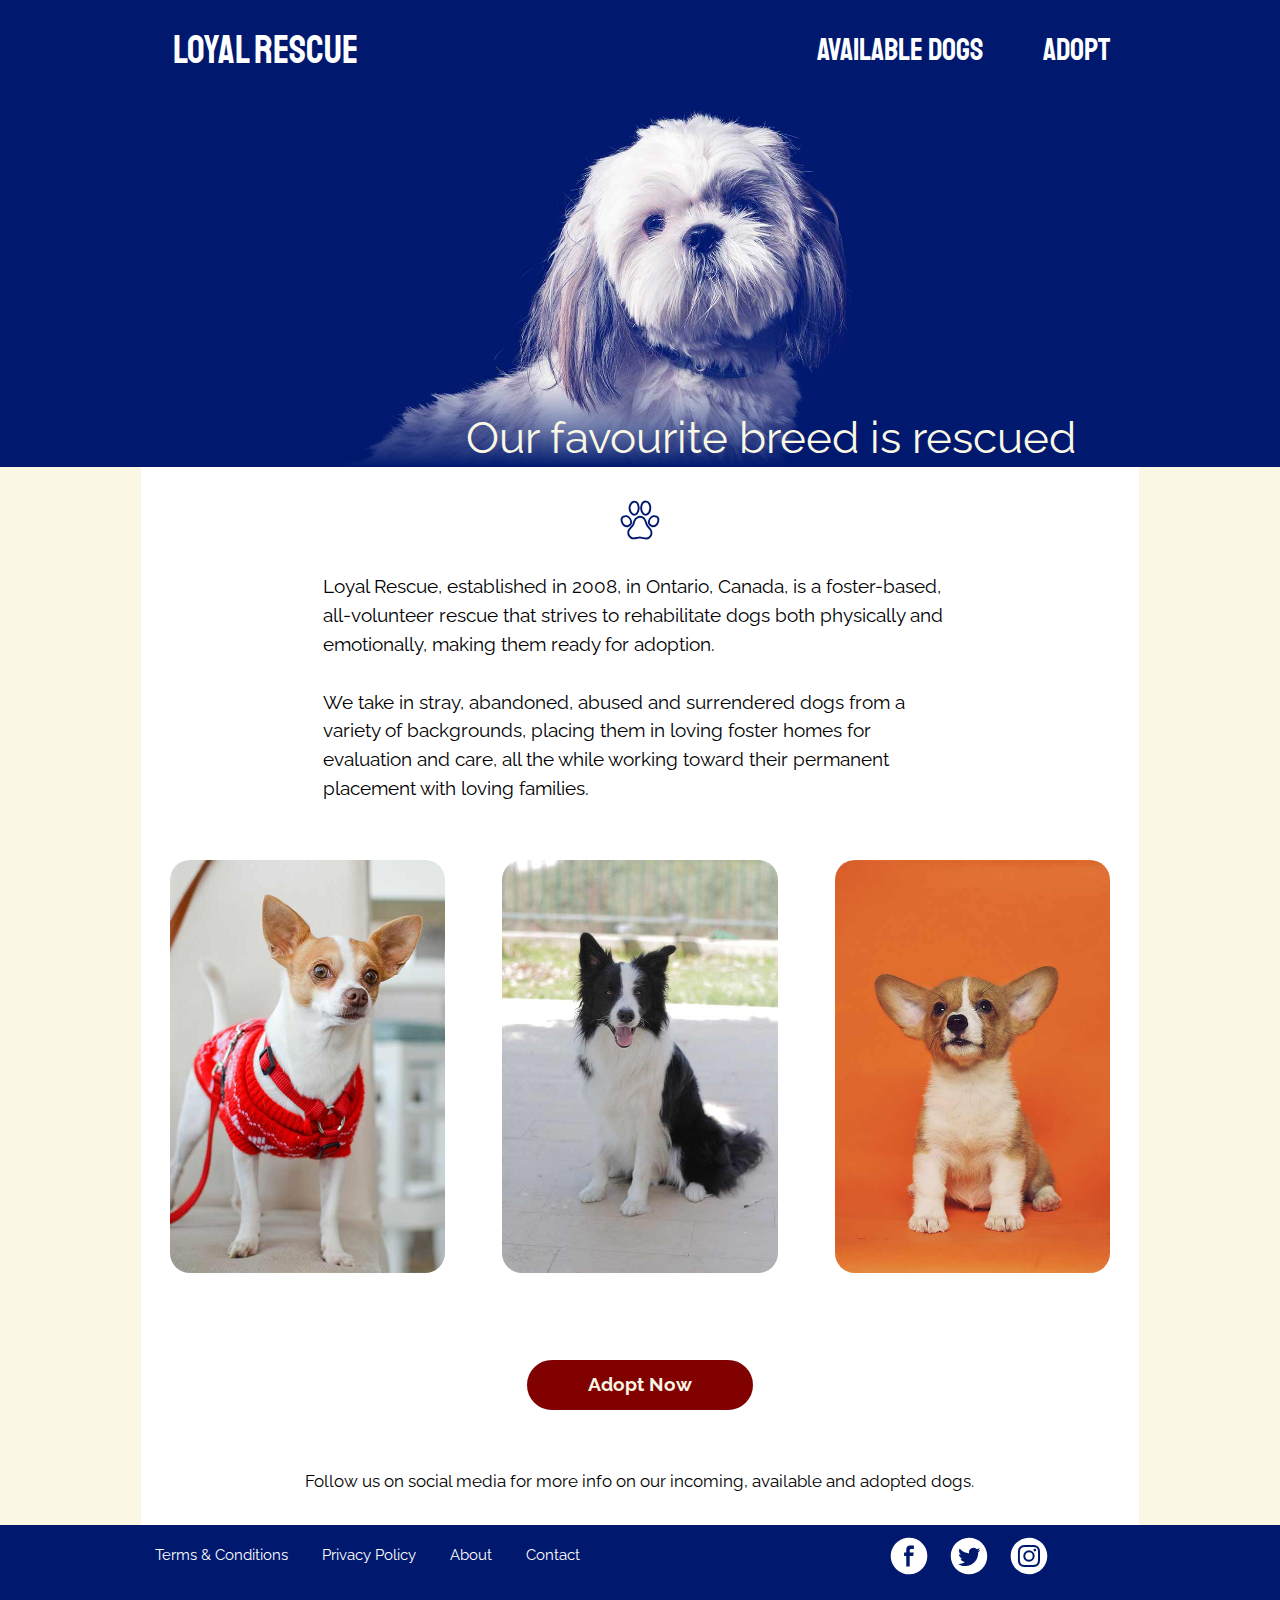
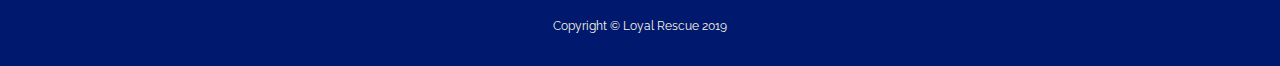
<file: index.html>
<!DOCTYPE html>
<html lang="en-ca">
<head>
  <meta charset="utf-8">
  <title>Loyal Rescue</title>
  <meta name="viewport" content="width=device-width,initial-scale=1">
  <link rel="shortcut icon" href="favicon.ico">
  <link rel="icon" type="image/png" href="favicon-196.png">
  <link href="css/modules.css" rel="stylesheet">
  <link href="css/grid.css" rel="stylesheet">
  <link href="css/type.css" rel="stylesheet">
  <link href="css/main.css" rel="stylesheet">
  <link href="https://fonts.googleapis.com/css?family=Raleway:400,400i,600|Staatliches&display=swap" rel="stylesheet">

</head>
<body>

  <ul class="skip-links">
    <li><a href="#main">Jump to main content</a></li>
    <li><a href="#nav">Jump to navigation</a></li>
  </ul>

  <header role="banner">
    <div class="grid grid-middle text-center wrapper">
      <div class="unit xs-1 m-1-3 l-1-4 island-1-4 white-nav">
        <h1 class="not-bold push-0"><a class="text-center push-0 zetta inline-block lr" href="index.html">Loyal Rescue</a></h1>
      </div>
      <div class="unit xs-1 m-2-3 l-3-4 right-nav">
        <nav role="navigation" id="nav" tabindex="0" class="header-nav">
          <ul class="list-group push-0">
            <li><a class="island block peta" href="rescues.html">Available Dogs</a></li>
            <li><a class="island block peta" href="adopt.html">Adopt</a></li>
          </ul>
        </nav>
      </div>
    </div>
  </header>

  <div class="banner-dog" role="complementary">
    <figure class="push-0 relative" role="group">
      <img src="images/banner.jpg" class="img-flex" alt="shih tzu dog">
      <figcaption class="yotta absolute text-right pin-rb push-r pad-t wrapper">Our favourite breed is rescued</figcaption>
    </figure>
  </div>

  <main role="main" id="main" tabindex="0" class="wrapper">
    <section class="grid pad-t">
      <div class="logo text-center unit xs-1 push">
        <i class="icon i-48">
          <img src="images/paw-blue.svg" alt="image of a dog">
        </i>
      </div>
      <div class="unit xs-1 m-1 l-1 max-length gutter">
        <p>Loyal Rescue, established in 2008, in Ontario, Canada, is a foster-based, all-volunteer rescue that strives to rehabilitate dogs both physically and emotionally, making them ready for adoption.</p>
        <p>We take in stray, abandoned, abused and surrendered dogs from a variety of backgrounds, placing them in loving foster homes for evaluation and care, all the while working toward their permanent placement with loving families. </p>
      </div>
      <div class="unit xs-1 m-1-3 gutter pad-t pad-b">
        <a class="hover-box block relative crop" href="rescues.html">
          <div class="embed embed-2by3">
            <img class="hover-box-img embed-item" src="images/dog-1.jpg" alt="image of a dog">
          </div>
          <div class="hover-box-caption island-1-4 w-1 absolute">
            <h2 class="not-bold tera text-center push-0">Bridgette</h2>
          </div>
        </a>
      </div>

      <div class="unit xs-1 m-1-3 gutter pad-t pad-b">
        <a class="hover-box block relative crop" href="rescues.html">
          <div class="embed embed-2by3">
            <img class="hover-box-img embed-item" src="images/dog-2.jpg" alt="image of a dog">
          </div>
          <div class="hover-box-caption island-1-4 w-1 absolute">
            <h2 class="not-bold tera text-center push-0">Harold</h2>
          </div>
        </a>
      </div>

      <div class="unit xs-1 m-1-3 gutter pad-t pad-b">
        <a class="hover-box block relative crop" href="rescues.html">
          <div class="embed embed-2by3">
            <img class="hover-box-img embed-item" src="images/dog-3.jpg" alt="image of a dog">
          </div>
          <div class="hover-box-caption island-1-4 w-1 absolute">
            <h2 class="not-bold tera text-center push-0">Bruce</h2>
          </div>
        </a>
      </div>
    </section>

    <div class="island-2 text-center">
      <a class="btn gutter-2 bold" href="adopt.html">Adopt Now</a>
    </div>

    <aside class="wrapper">
      <p class="push-0 pad-b text-center milli gutter-2">Follow us on social media for more info on our incoming, available and adopted dogs.</p>
    </aside>
  </main>

  <footer role="contentinfo" class="text-center">
    <div class="grid wrapper">
      <nav class="footer-nav unit xs-1 m-1 l-2-3">
        <ul class="list-group-inline pad-t-1-2">
          <li><a class="island-1-2 micro" href="#">Terms & Conditions</a></li>
          <li><a class="island-1-2 micro" href="#">Privacy Policy</a></li>
          <li><a class="island-1-2 micro" href="#">About</a></li>
          <li><a class="island-1-2 micro" href="#">Contact</a></li>
        </ul>
      </nav>
      <div class="unit xs-1 m-1 l-1-3 pad-t-1-4">
        <ul class="list-group-inline">
          <li>
            <a class="block push-r-1-4" href="#">
              <i class="icon i-48">
                <svg><use xlink:href="images/icons.svg#facebook"/>
                  <title>Facebook icon</title>
                </svg>
              </i>
            </a>
          </li>
          <li>
            <a class="block push-r-1-4" href="#">
              <i class="icon i-48">
                <svg><use xlink:href="images/icons.svg#twitter"/>
                  <title>Twitter icon</title>
                </svg>
              </i>
            </a>
          </li>
          <li>
            <a class="block push-r-1-4" href="#">
              <i class="icon i-48">
                <svg><use xlink:href="images/icons.svg#instagram"/>
                  <title>Instagram icon</title>
                </svg>
              </i>
            </a>
          </li>
        </ul>
      </div>
    </div>
    <div class="pad-b">
      <small class="copyright pico">Copyright © Loyal Rescue 2019</small>
    </div>
  </footer>

</body>
</html>
</file>
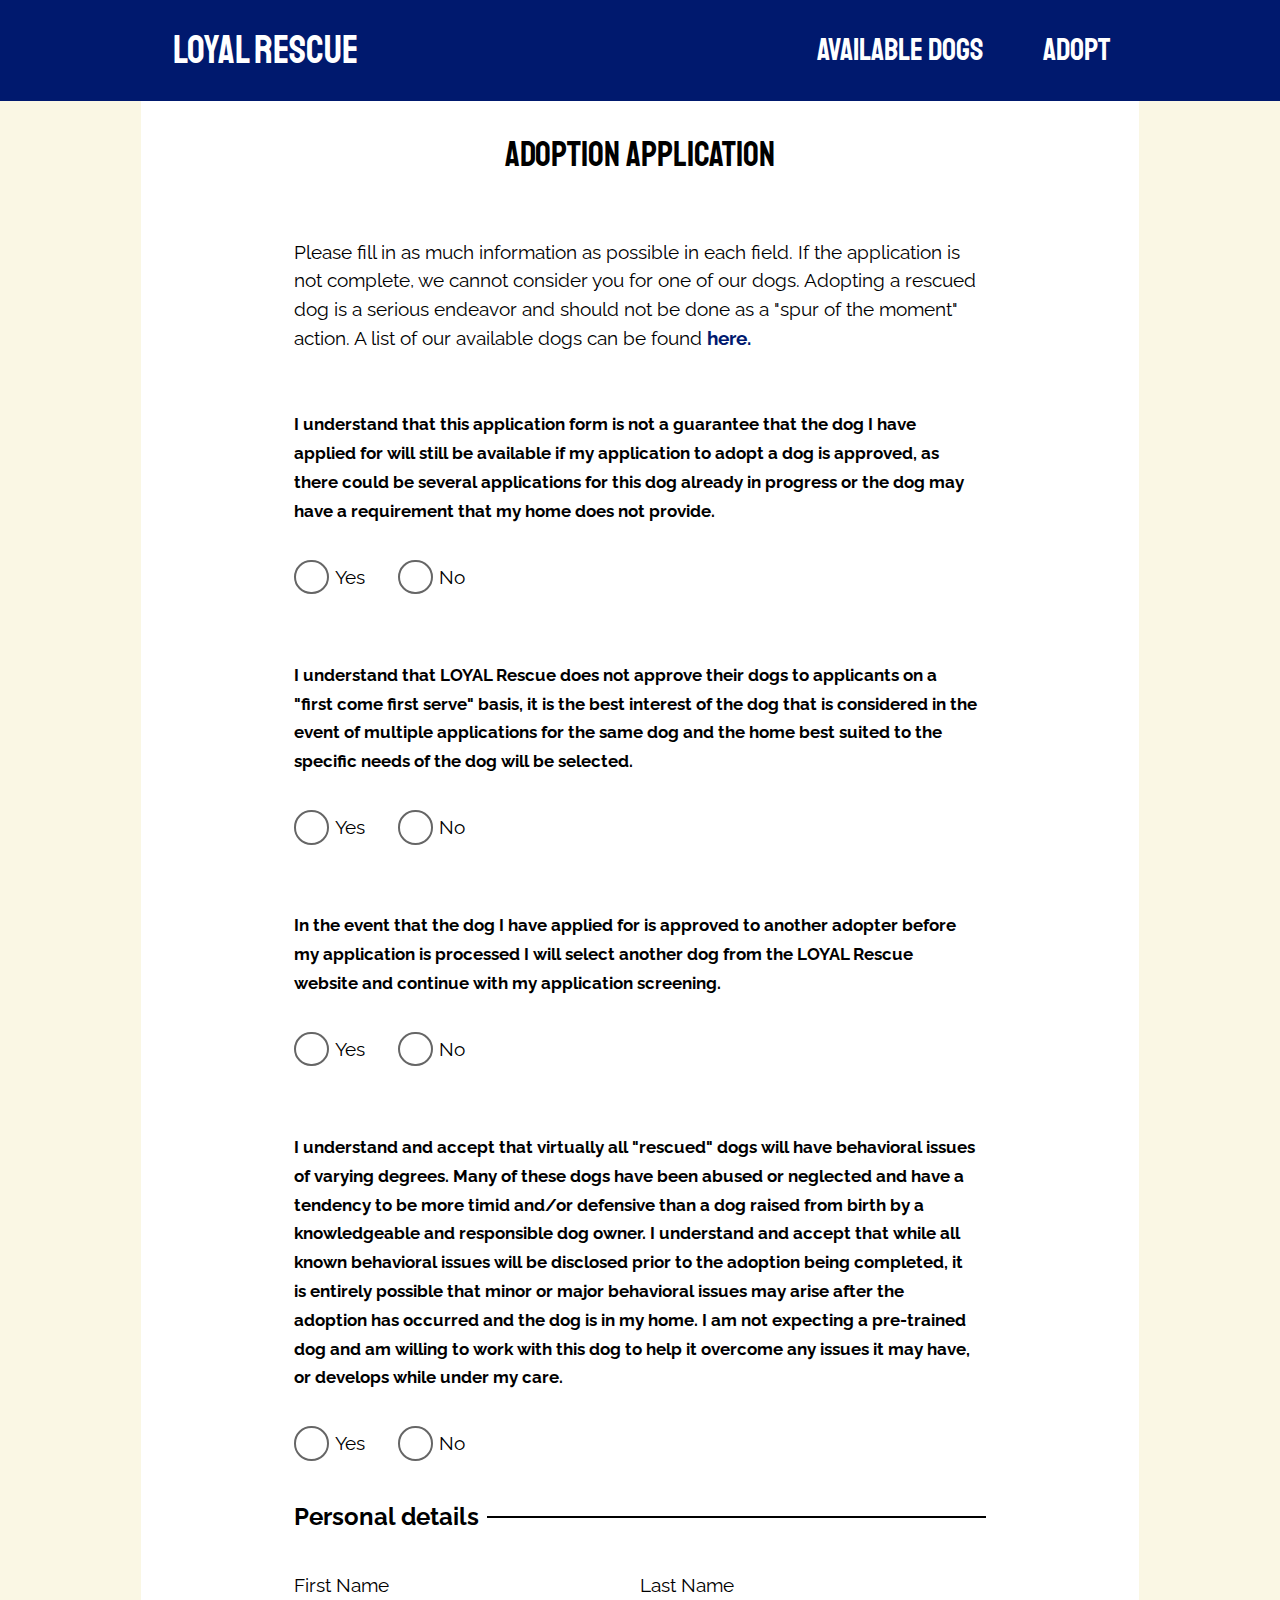
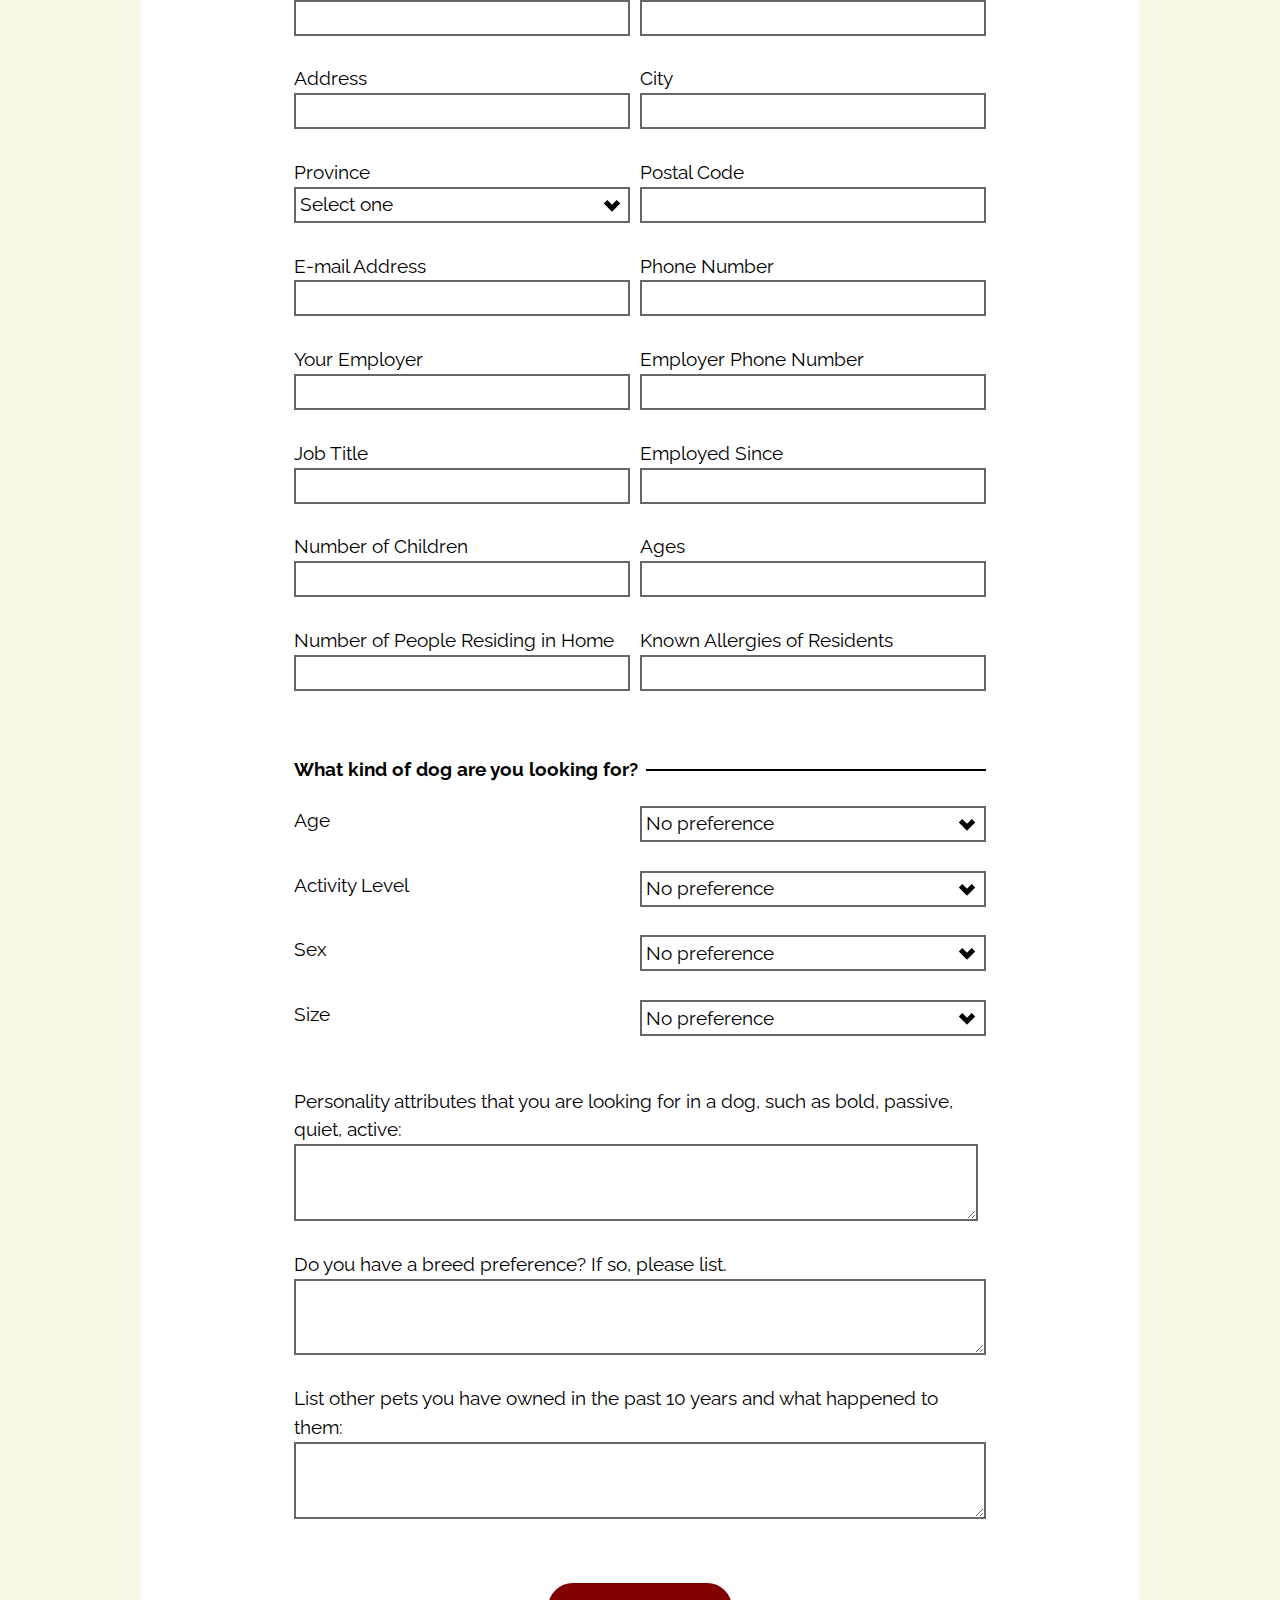
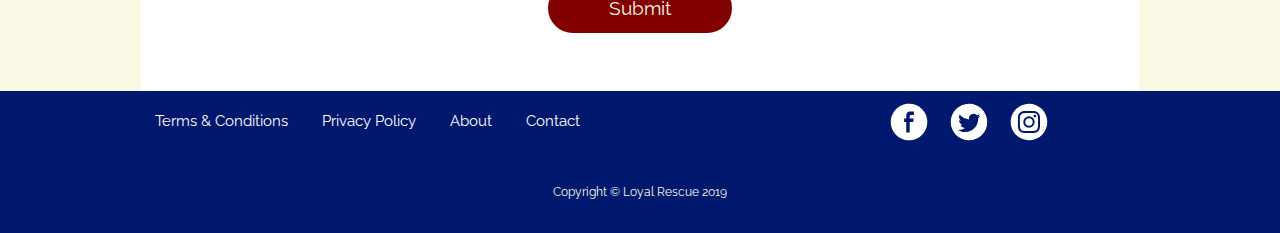
<file: adopt.html>
<!DOCTYPE html>
<html lang="en-ca">
<head>
  <meta charset="utf-8">
  <title>Adoption Application</title>
  <meta name="viewport" content="width=device-width,initial-scale=1">
  <link rel="shortcut icon" href="favicon.ico">
  <link rel="icon" type="image/png" href="favicon-196.png">
  <link href="css/modules.css" rel="stylesheet">
  <link href="css/grid.css" rel="stylesheet">
  <link href="css/type.css" rel="stylesheet">
  <link href="css/main.css" rel="stylesheet">
  <link href="https://fonts.googleapis.com/css?family=Raleway:400,400i,600|Staatliches&display=swap" rel="stylesheet">

</head>
<body>

  <ul class="skip-links">
    <li><a href="#main">Jump to main content</a></li>
    <li><a href="#nav">Jump to navigation</a></li>
  </ul>

  <header role="banner">
    <div class="grid grid-middle text-center wrapper">
      <div class="unit xs-1 m-1-3 l-1-4 island-1-4 white-nav">
        <a class="text-center push-0 zetta inline-block lr" href="index.html">Loyal Rescue</a>
      </div>
      <div class="unit xs-1 m-2-3 l-3-4 right-nav">
        <nav role="navigation" id="nav" tabindex="0" class="header-nav">
          <ul class="list-group push-0">
            <li><a class="island block peta" href="rescues.html">Available Dogs</a></li>
            <li><a class="island block peta" href="adopt.html">Adopt</a></li>
          </ul>
        </nav>
      </div>
    </div>
  </header>

  <main role="main" id="main" tabindex="0" class="wrapper gutter">
    <section>
      <h1 class="not-bold text-center pad-t">Adoption Application</h1>
      <div class="max-length pad-t">
        <p class="push-0">Please fill in as much information as possible in each field. If the application is not complete, we cannot consider you for one of our dogs. Adopting a rescued dog is a serious endeavor and should not be done as a "spur of the moment" action. A list of our available dogs can be found <a class="app-link bold" href="rescues.html">here.</a></p>
      </div>
    </section>

    <div>
      <form class="max-length pad-t" method="POST" action="https://formspree.io/powe0309@algonquinlive.com">
        <div>
          <div class="pad-t push-0">
            <fieldset>
              <legend class="xs-1 milli push">I understand that this application form is not a guarantee that the dog I have applied for will still be available if my application to adopt a dog is approved, as there could be several applications for this dog already in progress or the dog may have a requirement that my home does not provide.</legend>
              <div role="radiogroup" id="oath-1" class="push xs-1">
                <input type="radio" id="yes-1" name="agree">
                <label for="yes-1" class="push-r">Yes</label>
                <input type="radio" id="no-1" name="agree">
                <label for="no-1">No</label>
              </div>
            </fieldset>
            <fieldset>
              <legend class="xs-1 milli push">I understand that LOYAL Rescue does not approve their dogs to applicants on a "first come first serve" basis, it is the best interest of the dog that is considered in the event of multiple applications for the same dog and the home best suited to the specific needs of the dog will be selected.</legend>
              <div role="radiogroup" id="oath-2" class="push xs-1">
                <input type="radio" id="yes-2" name="agree-2" value="yes">
                <label for="yes-2" class="push-r">Yes</label>
                <input type="radio" id="no-2" name="agree-2" value="no">
                <label for="no-2">No</label>
              </div>
            </fieldset>
            <fieldset>
              <legend class="xs-1 milli push">In the event that the dog I have applied for is approved to another adopter before my application is processed I will select another dog from the LOYAL Rescue website and continue with my application screening.</legend>
              <div role="radiogroup" id="oath-3" class="push xs-1">
                <input type="radio" id="yes-3" name="agree-3" value="yes">
                <label for="yes-3" class="push-r">Yes</label>
                <input type="radio" id="no" name="agree-3" value="no">
                <label for="no">No</label>
              </div>
            </fieldset>
            <fieldset class="push-0">
              <legend class="xs-1 milli push">I understand and accept that virtually all "rescued" dogs will have behavioral issues of varying degrees. Many of these dogs have been abused or neglected and have a tendency to be more timid and/or defensive than a dog raised from birth by a knowledgeable and responsible dog owner. I understand and accept that while all known behavioral issues will be disclosed prior to the adoption being completed, it is entirely possible that minor or major behavioral issues may arise after the adoption has occurred and the dog is in my home. I am not expecting a pre-trained dog and am willing to work with this dog to help it overcome any issues it may have, or develops while under my care.</legend>
              <div role="radiogroup" id="oath-4" class="push xs-1">
                <input type="radio" id="yes-4" name="agree-4" value="yes">
                <label for="yes-4" class="push-r">Yes</label>
                <input type="radio" id="no-4" name="agree-4" value="no">
                <label for="no-4">No</label>
              </div>
            </fieldset>
          </div>
        </div>

        <div>
          <fieldset>
            <legend class="giga push">Personal details</legend>
            <div class="grid">
              <div class="push unit unit-xs-1 unit-m-1 unit-l-1-2 form-pad">
                <label for="first-name">First Name</label>
                <input id="first-name">
              </div>
              <div class="push unit unit-xs-1 unit-l-1-2">
                <label for="last-name">Last Name</label>
                <input id="last-name">
              </div>
              <div class="push unit unit-xs-1 unit-l-1-2 form-pad">
                <label for="address">Address</label>
                <input id="address">
              </div>
              <div class="push unit unit-xs-1 unit-l-1-2">
                <label for="city">City</label>
                <input id="city" required>
              </div>
              <div class="push unit unit-xs-1 unit-l-1-2 form-pad">
                <label for="prov">Province</label>
                <select id="prov">
                  <option>Select one</option>
                  <option>AB</option>
                  <option>BC</option>
                  <option>MB</option>
                  <option>NB</option>
                  <option>NL</option>
                  <option>NT</option>
                  <option>NS</option>
                  <option>NU</option>
                  <option>ON</option>
                  <option>PE</option>
                  <option>QC</option>
                  <option>SK</option>
                  <option>YT</option>
                </select>
              </div>

              <div class="push unit unit-xs-1 unit-l-1-2">
                <label for="postal">Postal Code</label>
                <input id="postal" required>
              </div>
              <div class="push unit unit-xs-1 unit-l-1-2 form-pad">
                <label for="e-mail">E-mail Address</label>
                <input type="email" id="e-mail">
              </div>
              <div class="push unit unit-xs-1 unit-l-1-2">
                <label for="phone">Phone Number</label>
                <input type="tel" id="phone">
              </div>
              <div class="push unit unit-xs-1 unit-l-1-2 form-pad">
                <label for="employ">Your Employer</label>
                <input id="employ">
              </div>
              <div class="push unit unit-xs-1 unit-l-1-2">
                <label for="employ-phone">Employer Phone Number</label>
                <input type="tel" id="employ-phone">
              </div>
              <div class="push unit unit-xs-1 unit-l-1-2 form-pad">
                <label for="job">Job Title</label>
                <input id="job">
              </div>
              <div class="push unit unit-xs-1 unit-l-1-2">
                <label for="employ-date">Employed Since</label>
                <input type="tel" id="employ-date">
              </div>
              <div class="push unit unit-xs-1 unit-l-1-2 form-pad">
                <label for="child">Number of Children</label>
                <input id="child">
              </div>
              <div class="push unit unit-xs-1 unit-l-1-2">
                <label for="child-ages">Ages</label>
                <input type="tel" id="child-ages">
              </div>
              <div class="push unit unit-xs-1 unit-l-1-2 form-pad">
                <label for="home-people">Number of People Residing in Home</label>
                <input id="home-people">
              </div>
              <div class="push unit unit-xs-1 unit-l-1-2">
                <label for="allergies">Known Allergies of Residents</label>
                <input id="allergies">
              </div>
            </div>
          </fieldset>
        </div>

        <div>
          <fieldset class="push-0">
            <legend>What kind of dog are you looking for?</legend>
            <div class="grid pad-t-1-2 pad-b-1-2">
              <div class="unit xs-1 m-1-2 push-1-4">
                <label for="dog-age">Age</label>
              </div>
              <div class="unit xs-1 s-1-2">
                <select id="dog-age">
                  <option>No preference</option>
                  <option>Baby</option>
                  <option>Puppy</option>
                  <option>Teen</option>
                  <option>Adult</option>
                  <option>Senior</option>
                </select>
              </div>
            </div>
            <div class="grid pad-t-1-2 pad-b-1-2">
              <div class="unit xs-1 m-1-2 push-1-4">
                <label for="dog-act">Activity Level</label>
              </div>
              <div class="unit xs-1 s-1-2">
                <select id="dog-act">
                  <option>No preference</option>
                  <option>Minimal</option>
                  <option>Moderate</option>
                  <option>Active</option>
                  <option>Very Active</option>
                </select>
              </div>
            </div>
            <div class="grid pad-t-1-2 pad-b-1-2">
              <div class="unit xs-1 m-1-2 push-1-4">
                <label for="dog-sex">Sex</label>
              </div>
              <div class="unit xs-1 s-1-2">
                <select id="dog-sex">
                  <option>No preference</option>
                  <option>Male</option>
                  <option>Female</option>
                </select>
              </div>
            </div>
            <div class="grid pad-t-1-2 pad-b-1-2">
              <div class="unit xs-1 m-1-2 push-1-4">
                <label for="dog-size">Size</label>
              </div>
              <div class="unit xs-1 s-1-2 push">
                <select id="dog-size">
                  <option>No preference</option>
                  <option>Toy</option>
                  <option>Small</option>
                  <option>Medium</option>
                  <option>Large</option>
                </select>
              </div>
            </div>
          </fieldset>
        </div>

        <div>
          <fieldset class="pad-t">
            <legend class="not-bold">
              <label for="message1">Personality attributes that you are looking for in a dog, such as bold, passive, quiet, active:</label>
              <textarea id="message1" name="personality" class="text-area"></textarea>
            </legend>
            <div class="push">
              <label for="message2">Do you have a breed preference? If so, please list.</label>
              <textarea id="message2" name="breed" class="text-area"></textarea>
            </div>
            <div class="push">
              <label for="message3">List other pets you have owned in the past 10 years and what happened to them:</label>
              <textarea id="message3" name="other-pets" class="text-area"></textarea>
            </div>
          </fieldset>
        </div>

        <div class="text-center pad-b-2">
          <button type="submit" class="btn gutter-2">Submit</button>
        </div>
        <input type="hidden" name="_subject" value="Adoption Application">
      </form>
    </div>
    <div class="embed embed-10by1">
      <img class="embed-item" src="images/footer-placeholder.jpg" alt="a white box">
    </div>
  </main>

  <footer role="contentinfo" class="text-center">
    <div class="grid wrapper">
      <nav class="footer-nav unit xs-1 m-1 l-2-3">
        <ul class="list-group-inline pad-t-1-2">
          <li><a class="island-1-2 micro" href="#">Terms & Conditions</a></li>
          <li><a class="island-1-2 micro" href="#">Privacy Policy</a></li>
          <li><a class="island-1-2 micro" href="#">About</a></li>
          <li><a class="island-1-2 micro" href="#">Contact</a></li>
        </ul>
      </nav>
      <div class="unit xs-1 m-1 l-1-3 pad-t-1-4">
        <ul class="list-group-inline">
          <li>
            <a class="block push-r-1-4" href="#">
              <i class="icon i-48">
                <svg><use xlink:href="images/icons.svg#facebook"/>
                  <title>Facebook icon</title>
                </svg>
              </i>
            </a>
          </li>
          <li>
            <a class="block push-r-1-4" href="#">
              <i class="icon i-48">
                <svg><use xlink:href="images/icons.svg#twitter"/>
                  <title>Twitter icon</title>
                </svg>
              </i>
            </a>
          </li>
          <li>
            <a class="block push-r-1-4" href="#">
              <i class="icon i-48">
                <svg><use xlink:href="images/icons.svg#instagram"/>
                  <title>Instagram icon</title>
                </svg>
              </i>
            </a>
          </li>
        </ul>
      </div>
    </div>
    <div class="pad-b">
      <small class="copyright pico">Copyright © Loyal Rescue 2019</small>
    </div>
  </footer>

</body>
</html>
</file>
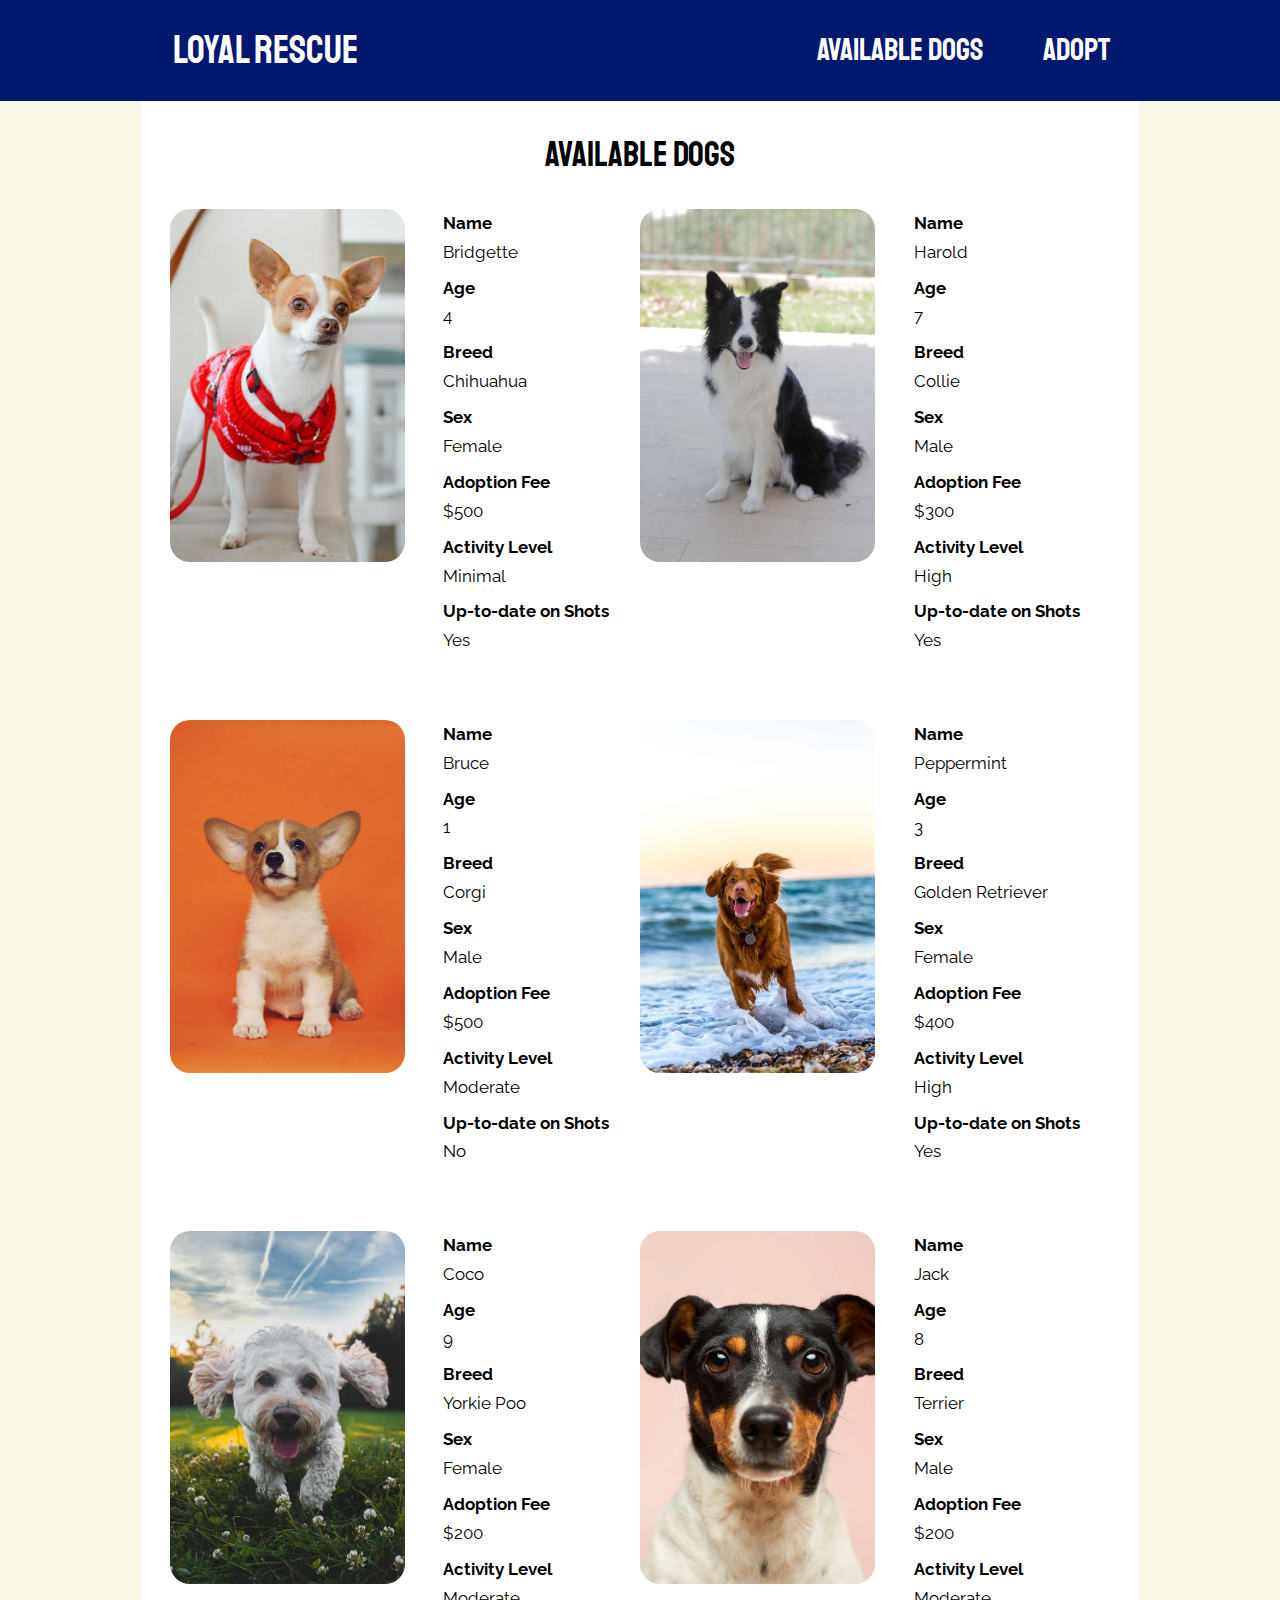
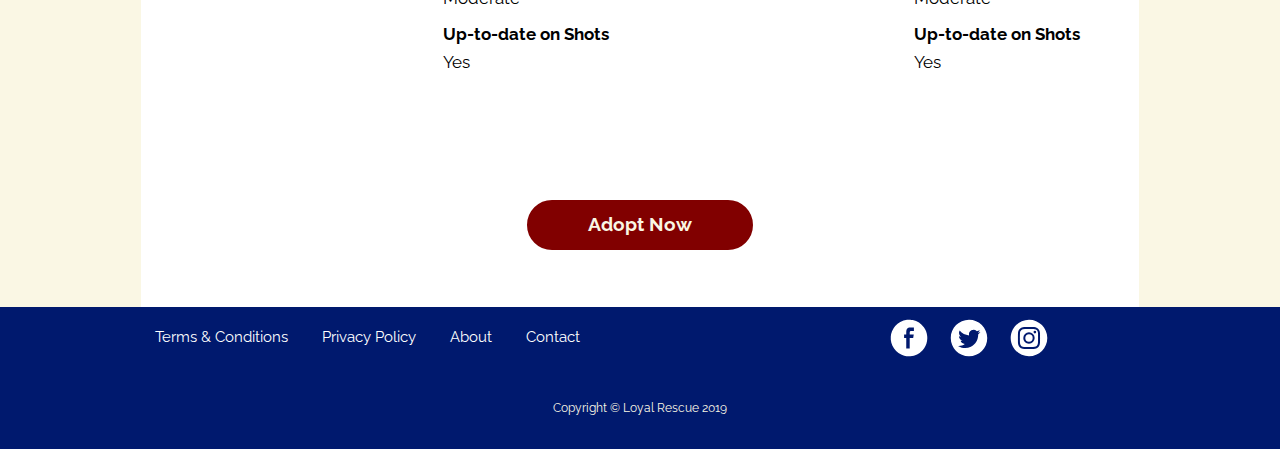
<file: rescues.html>
<!DOCTYPE html>
<html lang="en-ca">
<head>
  <meta charset="utf-8">
  <title>Available Dogs</title>
  <meta name="viewport" content="width=device-width,initial-scale=1">
  <link rel="shortcut icon" href="favicon.ico">
  <link rel="icon" type="image/png" href="favicon-196.png">
  <link href="css/modules.css" rel="stylesheet">
  <link href="css/grid.css" rel="stylesheet">
  <link href="css/type.css" rel="stylesheet">
  <link href="css/main.css" rel="stylesheet">
  <link href="https://fonts.googleapis.com/css?family=Raleway:400,400i,600|Staatliches&display=swap" rel="stylesheet">

</head>
<body>

  <ul class="skip-links">
    <li><a href="#main">Jump to main content</a></li>
    <li><a href="#nav">Jump to navigation</a></li>
  </ul>

  <header role="banner">
    <div class="grid grid-middle text-center wrapper">
      <div class="unit xs-1 m-1-3 l-1-4 island-1-4 white-nav">
        <a class="text-center push-0 zetta inline-block lr" href="index.html">Loyal Rescue</a>
      </div>
      <div class="unit xs-1 m-2-3 l-3-4 right-nav">
        <nav role="navigation" id="nav" tabindex="0" class="header-nav">
          <ul class="list-group push-0">
            <li><a class="island block peta" href="rescues.html">Available Dogs</a></li>
            <li><a class="island block peta" href="adopt.html">Adopt</a></li>
          </ul>
        </nav>
      </div>
    </div>
  </header>

  <main role="main" id="main" tabindex="0" class="wrapper">
    <section class="pad-t">
      <h1 class="text-center not-bold">Available Dogs</h1>
      <div class="grid gutter push">
        <div class="unit xs-1 m-1-2 l-1-4 push">
          <div class="embed embed-2by3">
            <img class="push-1-2 embed-item rescue-img" src="images/dog-1.jpg" alt="image of a dog">
          </div>
        </div>
        <div class="unit xs-1 m-1-2 l-1-4 rescue-desc">
          <dl class="list-group-inline">
            <dt class="bold milli">Name</dt>
            <dd class="milli push-1-4">Bridgette</dd>
            <dt class="bold milli">Age</dt>
            <dd class="milli push-1-4">4</dd>
            <dt class="bold milli">Breed</dt>
            <dd class="milli push-1-4">Chihuahua</dd>
            <dt class="bold milli">Sex</dt>
            <dd class="milli push-1-4">Female</dd>
            <dt class="bold milli">Adoption Fee</dt>
            <dd class="milli push-1-4">$500</dd>
            <dt class="bold milli">Activity Level</dt>
            <dd class="milli push-1-4">Minimal</dd>
            <dt class="bold milli">Up-to-date on Shots</dt>
            <dd class="milli push-1-4">Yes</dd>
          </dl>
        </div>
        <div class="unit xs-1 m-1-2 l-1-4 push">
          <div class="embed embed-2by3">
            <img class="push-1-2 embed-item rescue-img" src="images/dog-2.jpg" alt="image of a dog">
          </div>
        </div>
        <div class="unit xs-1 m-1-2 l-1-4 rescue-desc">
          <dl class="list-group-inline">
            <dt class="bold milli">Name</dt>
            <dd class="milli push-1-4">Harold</dd>
            <dt class="bold milli">Age</dt>
            <dd class="milli push-1-4">7</dd>
            <dt class="bold milli">Breed</dt>
            <dd class="milli push-1-4">Collie</dd>
            <dt class="bold milli">Sex</dt>
            <dd class="milli push-1-4">Male</dd>
            <dt class="bold milli">Adoption Fee</dt>
            <dd class="milli push-1-4">$300</dd>
            <dt class="bold milli">Activity Level</dt>
            <dd class="milli push-1-4">High</dd>
            <dt class="bold milli">Up-to-date on Shots</dt>
            <dd class="milli push-1-4">Yes</dd>
          </dl>
        </div>
      </div>
      <div class="grid gutter push">
        <div class="unit xs-1 m-1-2 l-1-4 push">
          <div class="embed embed-2by3">
            <img class="push-1-2 embed-item rescue-img" src="images/dog-3.jpg" alt="image of a dog">
          </div>
        </div>
        <div class="unit xs-1 m-1-2 l-1-4 rescue-desc">
          <dl class="list-group-inline">
            <dt class="bold milli">Name</dt>
            <dd class="milli push-1-4">Bruce</dd>
            <dt class="bold milli">Age</dt>
            <dd class="milli push-1-4">1</dd>
            <dt class="bold milli">Breed</dt>
            <dd class="milli push-1-4">Corgi</dd>
            <dt class="bold milli">Sex</dt>
            <dd class="milli push-1-4">Male</dd>
            <dt class="bold milli">Adoption Fee</dt>
            <dd class="milli push-1-4">$500</dd>
            <dt class="bold milli">Activity Level</dt>
            <dd class="milli push-1-4">Moderate</dd>
            <dt class="bold milli">Up-to-date on Shots</dt>
            <dd class="milli push-1-4">No</dd>
          </dl>
        </div>
        <div class="unit xs-1 m-1-2 l-1-4 push">
          <div class="embed embed-2by3">
            <img class="push-1-2 embed-item rescue-img" src="images/dog-4.jpg" alt="image of a dog">
          </div>
        </div>
        <div class="unit xs-1 m-1-2 l-1-4 rescue-desc">
          <dl class="list-group-inline">
            <dt class="bold milli">Name</dt>
            <dd class="milli push-1-4">Peppermint</dd>
            <dt class="bold milli">Age</dt>
            <dd class="milli push-1-4">3</dd>
            <dt class="bold milli">Breed</dt>
            <dd class="milli push-1-4">Golden Retriever</dd>
            <dt class="bold milli">Sex</dt>
            <dd class="milli push-1-4">Female</dd>
            <dt class="bold milli">Adoption Fee</dt>
            <dd class="milli push-1-4">$400</dd>
            <dt class="bold milli">Activity Level</dt>
            <dd class="milli push-1-4">High</dd>
            <dt class="bold milli">Up-to-date on Shots</dt>
            <dd class="milli push-1-4">Yes</dd>
          </dl>
        </div>
      </div>
      <div class="grid gutter push">
        <div class="unit xs-1 m-1-2 l-1-4 push">
          <div class="embed embed-2by3">
            <img class="push-1-2 embed-item rescue-img" src="images/dog-5.jpg" alt="image of a dog">
          </div>
        </div>
        <div class="unit xs-1 m-1-2 l-1-4 rescue-desc">
          <dl class="list-group-inline">
            <dt class="bold milli">Name</dt>
            <dd class="milli push-1-4">Coco</dd>
            <dt class="bold milli">Age</dt>
            <dd class="milli push-1-4">9</dd>
            <dt class="bold milli">Breed</dt>
            <dd class="milli push-1-4">Yorkie Poo</dd>
            <dt class="bold milli">Sex</dt>
            <dd class="milli push-1-4">Female</dd>
            <dt class="bold milli">Adoption Fee</dt>
            <dd class="milli push-1-4">$200</dd>
            <dt class="bold milli">Activity Level</dt>
            <dd class="milli push-1-4">Moderate</dd>
            <dt class="bold milli">Up-to-date on Shots</dt>
            <dd class="milli push-1-4">Yes</dd>
          </dl>
        </div>
        <div class="unit xs-1 m-1-2 l-1-4 push">
          <div class="embed embed-2by3">
            <img class="push-1-2 embed-item rescue-img" src="images/dog-6.jpg" alt="image of a dog">
          </div>
        </div>
        <div class="unit xs-1 m-1-2 l-1-4 rescue-desc">
          <dl class="list-group-inline">
            <dt class="bold milli">Name</dt>
            <dd class="milli push-1-4">Jack</dd>
            <dt class="bold milli">Age</dt>
            <dd class="milli push-1-4">8</dd>
            <dt class="bold milli">Breed</dt>
            <dd class="milli push-1-4">Terrier</dd>
            <dt class="bold milli">Sex</dt>
            <dd class="milli push-1-4">Male</dd>
            <dt class="bold milli">Adoption Fee</dt>
            <dd class="milli push-1-4">$200</dd>
            <dt class="bold milli">Activity Level</dt>
            <dd class="milli push-1-4">Moderate</dd>
            <dt class="bold milli">Up-to-date on Shots</dt>
            <dd class="milli push-1-4">Yes</dd>
          </dl>
        </div>
      </div>

      <div class="island-2 text-center">
        <a class="btn gutter-2 bold" href="adopt.html">Adopt Now</a>
      </div>
    </section>
  </main>

  <footer role="contentinfo" class="text-center">
    <div class="grid wrapper">
      <nav class="footer-nav unit xs-1 m-1 l-2-3">
        <ul class="list-group-inline pad-t-1-2">
          <li><a class="island-1-2 micro" href="#">Terms & Conditions</a></li>
          <li><a class="island-1-2 micro" href="#">Privacy Policy</a></li>
          <li><a class="island-1-2 micro" href="#">About</a></li>
          <li><a class="island-1-2 micro" href="#">Contact</a></li>
        </ul>
      </nav>
      <div class="unit xs-1 m-1 l-1-3 pad-t-1-4">
        <ul class="list-group-inline">
          <li>
            <a class="block push-r-1-4" href="#">
              <i class="icon i-48">
                <svg><use xlink:href="images/icons.svg#facebook"/>
                  <title>Facebook icon</title>
                </svg>
              </i>
            </a>
          </li>
          <li>
            <a class="block push-r-1-4" href="#">
              <i class="icon i-48">
                <svg><use xlink:href="images/icons.svg#twitter"/>
                  <title>Twitter icon</title>
                </svg>
              </i>
            </a>
          </li>
          <li>
            <a class="block push-r-1-4" href="#">
              <i class="icon i-48">
                <svg><use xlink:href="images/icons.svg#instagram"/>
                  <title>Instagram icon</title>
                </svg>
              </i>
            </a>
          </li>
        </ul>
      </div>
    </div>
    <div class="pad-b">
      <small class="copyright pico">Copyright © Loyal Rescue 2019</small>
    </div>
  </footer>

</body>
</html>
</file>
<file: css/modules.css>
/*
 * Modulifier || Code released under the UNLICENSE
 * Code under other copyrights & licenses listed below.
 * https://modulifier.web-dev.tools/#responsive;images;list-group;embed;media-object;icons;hidden;positioning;nice-lists;forms;buttons;accessibility;print
 */

@-moz-viewport { width: device-width; scale: 1; }
@-ms-viewport { width: device-width; scale: 1; }
@-o-viewport { width: device-width; scale: 1; }
@-webkit-viewport { width: device-width; scale: 1; }
@viewport { width: device-width; scale: 1; }

html {
  box-sizing: border-box;
  -moz-text-size-adjust: 100%;
  -ms-text-size-adjust: 100%;
  -webkit-text-size-adjust: 100%;
  text-size-adjust: 100%;
}

*, *::before, *::after {
  box-sizing: inherit;
}

body {
  margin: 0;
}

article,
aside,
details,
figcaption,
figure,
footer,
header,
main,
menu,
nav,
section,
summary {
  display: block;
}

audio,
canvas,
progress,
video {
  display: inline-block;
  vertical-align: baseline;
}

template {
  display: none;
}

details {
  cursor: pointer;
}

audio:not([controls]) {
  display: none;
  height: 0;
}

a,
area,
button,
input,
label,
select,
textarea,
[tabindex] {
  -ms-touch-action: manipulation;
  touch-action: manipulation;
}

img {
  border: 0;
}

.img-flex,
.img-flex img {
  display: block;
  width: 100%;
}

svg {
  fill: currentColor;
}

svg:not(:root) {
  overflow: hidden;
}

svg.img-flex {
  width: 100%;
  height: 100%;
}

.image-replacement, .ir {
  overflow: hidden;
  direction: ltr;
  text-align: left;
  text-indent: 100%;
  white-space: nowrap;
}

.list-group, .list-group-inline, .list-group--inline {
  padding-left: 0;
  list-style-type: none;
}

.list-group > dd {
  margin-left: 0;
}

.list-group-inline::before,
.list-group-inline::after,
.list-group--inline::before,
.list-group--inline::after {
  content: "";
  display: table;
}

.list-group-inline::after,
.list-group--inline::after {
  clear: both;
}

.list-group-inline > li,
.list-group--inline > li {
  display: inline-block;
}

.list-group-inline > dt,
.list-group--inline > dt {
  clear: left;
  float: left;
  width: 11em;
}

.list-group-inline > dd,
.list-group--inline > dd {
  float: left;
  min-width: 12em;
}

.embed {
  margin-left: 0;
  margin-right: 0;
  overflow: hidden;
  position: relative;
  width: 100%;
}

.embed-1by1, .embed--1by1 {
  padding-top: 100%; /* Square */
}

.embed-4by3, .embed--4by3 {
  padding-top: 75%; /* Traditional TV/computer screens */
}

.embed-iso216, .embed--iso216 {
  padding-top: 70.92%; /* A-standard paper sizes */
}

.embed-3by2, .embed--3by2 {
  padding-top: 66.6%; /* Classic 35 mm film & most digital photos, landscape */
}

.embed-2by3, .embed--2by3 {
  padding-top: 150%; /* Classic 35 mm film & most digital photos, portrait */
}

.embed-golden, .embed--golden {
  padding-top: 61.8%; /* The Golden Ratio */
}

.embed-16by9, .embed--16by9 {
  padding-top: 56.25%; /* HD TV */
}

.embed-185by100, .embed--185by100 {
  padding-top: 54.05%; /* Common widescreen cinema */
}

.embed-24by10, .embed--24by10 {
  padding-top: 41.667%; /* Widescreen cinema: 2.4:1 */
}

.embed-3by1, .embed--3by1 {
  padding-top: 33.3333%; /* Panorama photos */
}

.embed-4by1, .embed--4by1 {
  padding-top: 25%; /* Polyvision */
}

.embed-5by1, .embed--5by1 {
  padding-top: 20%; /* Really wide... */
}

.embed-item, .embed__item {
  min-height: 100%;
  left: 0;
  position: absolute;
  top: 0;
  width: 100%;
}

.media {
  overflow: hidden;
}

.media-img, .media__img {
  float: left;
}

.media-img-reversed, .media__img--reversed {
  float: right;
}

.media-img-stacked, .media__img--stacked {
  float: none;
}

.media-body, .media__body {
  overflow: hidden;
  min-width: 12em; /* Slightly less than 200px, responsiveness built in */
}

.icon {
  display: inline-block;
  position: relative;
  background: transparent none no-repeat center center;
  background-size: contain;
  vertical-align: middle;
}

.i-16, .i--16 {
  height: 16px;
  width: 16px;
}

.i-18, .i--18 {
  height: 18px;
  width: 18px;
}

.i-20, .i--20 {
  height: 20px;
  width: 20px;
}

.i-24, .i--24 {
  height: 24px;
  width: 24px;
}

.i-32, .i--32 {
  height: 32px;
  width: 32px;
}

.i-48, .i--48 {
  height: 48px;
  width: 48px;
}

.i-64, .i--64 {
  height: 64px;
  width: 64px;
}

.i-96, .i--96 {
  height: 96px;
  width: 96px;
}

.i-128, .i--128 {
  height: 128px;
  width: 128px;
}

.i-192, .i--192 {
  height: 192px;
  width: 192px;
}

.i-256, .i--256 {
  height: 256px;
  width: 256px;
}

.icon img,
.icon svg {
  left: 0;
  height: 100%;
  position: absolute;
  top: 0;
  width: 100%;
  fill: currentColor;
}

.icon-label {
  vertical-align: middle;
}

.icon-link,
.icon-link:focus,
.icon-link:hover {
  text-decoration: none;
}

[hidden], .hidden {
  /* stylelint-disable declaration-no-important */
  display: none !important;
  visibility: hidden !important;
  /* stylelint-enable */
}

.visually-hidden {
  height: 1px;
  margin: -1px;
  overflow: hidden;
  padding: 0;
  position: absolute;
  width: 1px;
  border: 0;
  clip: rect(0 0 0 0);
  clip-path: inset(50%);
}

.visually-hidden.focusable:active, .visually-hidden.focusable:focus {
  height: auto;
  margin: 0;
  overflow: visible;
  position: static;
  width: auto;
  clip: auto;
  clip-path: none;
}

.invisible {
  visibility: hidden;
}

.chop,
.crop {
  overflow: hidden;
}

.truncate {
  max-width: 100%;
  overflow: hidden;
  width: 100%;
  text-overflow: ellipsis;
  white-space: nowrap;
}

.scrollable {
  max-width: 100%;
  overflow-x: auto;
  overflow-y: hidden;
  -webkit-overflow-scrolling: touch;
}

.flex-row {
  display: -webkit-flex;
  display: -ms-flexbox;
  display: flex;
}

.flex-justify {
  -webkit-justify-content: space-between;
  -ms-flex-pack: space-between;
  justify-content: space-between;
}

.flex-align-center {
  -webkit-align-items: center;
  -ms-flex-align: center;
  align-items: center;
}

.center-text,
.center-flow {
  text-align: center;
}

.center-block {
  margin-left: auto;
  margin-right: auto;
}

.no-auto-margins,
.not-centered {
  /* stylelint-disable declaration-no-important */
  margin-left: 0 !important;
  margin-right: 0 !important;
  /* stylelint-enable */
}

.center-content,
.center-content-vertical,
.center-contents,
.center-contents-vertical {
  display: -webkit-flex;
  display: -ms-flexbox;
  display: flex;
  -webkit-justify-content: center;
  -ms-flex-pack: center;
  justify-content: center;
  -webkit-align-items: center;
  -ms-flex-align: center;
  align-items: center;
  -webkit-align-content: center;
  -ms-flex-line-pack: center;
  align-content: center;
  -webkit-flex-direction: column wrap;
  -ms-flex-direction: column wrap;
  flex-flow: column wrap;
}

.center-content-start,
.center-content-vertical-start,
.center-contents-start,
.center-contents-vertical-start {
  display: -webkit-flex;
  display: -ms-flexbox;
  display: flex;
  -webkit-justify-content: center;
  -ms-flex-pack: center;
  justify-content: center;
  -webkit-flex-direction: column wrap;
  -ms-flex-direction: column wrap;
  flex-flow: column wrap;
}

.center-content-horizontal,
.center-contents-horizontal {
  display: -webkit-flex;
  display: -ms-flexbox;
  display: flex;
  -webkit-justify-content: center;
  -ms-flex-pack: center;
  justify-content: center;
  -webkit-align-items: center;
  -ms-flex-align: center;
  align-items: center;
  -webkit-align-content: center;
  -ms-flex-line-pack: center;
  align-content: center;
  -webkit-flex-direction: row wrap;
  -ms-flex-direction: row wrap;
  flex-flow: row wrap;
}

.clearfix::after {
  content: " ";
  display: block;
  clear: both;
}

.left {
  float: left;
}

.right {
  float: right;
}

.inline {
  display: inline;
}

.block {
  display: block;
}

.inline-block, .ib {
  display: inline-block;
}

.valign-top {
  vertical-align: top;
}

.valign-bottom {
  vertical-align: bottom;
}

.valign-middle {
  vertical-align: middle;
}

.fixed {
  position: fixed;
}

.relative {
  position: relative;
}

[class*="pin-"],
.absolute {
  position: absolute;
}

.static {
  position: static;
}

.zindex-1 {
  z-index: 1;
}

.zindex-2 {
  z-index: 2;
}

.zindex-3 {
  z-index: 3;
}

.zindex-1000 {
  z-index: 1000;
}

.pin-top-left,
.pin-left-top,
.pin-tl,
.pin-lt {
  top: 0;
  left: 0;
}

.pin-top-right,
.pin-right-top,
.pin-tr,
.pin-rt {
  top: 0;
  right: 0;
}

.pin-bottom-left,
.pin-left-bottom,
.pin-bl,
.pin-lb {
  bottom: 0;
  left: 0;
}

.pin-bottom-right,
.pin-right-bottom,
.pin-br,
.pin-rb {
  bottom: 0;
  right: 0;
}

.pin-top-center,
.pin-center-top,
.pin-tc,
.pin-ct {
  left: 50%;
  top: 0;
  transform: translateX(-50%);
}

.pin-bottom-center,
.pin-center-bottom,
.pin-bc,
.pin-cb {
  bottom: 0;
  left: 50%;
  transform: translateX(-50%);
}

.pin-center-left,
.pin-left-center,
.pin-cl,
.pin-lc {
  left: 0;
  top: 50%;
  transform: translateY(-50%);
}

.pin-center-right,
.pin-right-center,
.pin-cr,
.pin-rc {
  right: 0;
  top: 50%;
  transform: translateY(-50%);
}

.pin-center, .pin-c {
  left: 50%;
  top: 50%;
  transform: translate(-50%, -50%);
}

.width-quarter, .w-1-4 {
  width: 25%;
}

.width-half, .w-1-2 {
  width: 50%;
}

.width-full, .w-1 {
  width: 100%;
}

.height-quarter, .h-1-4 {
  height: 25%;
}

.height-half, .h-1-2 {
  height: 50%;
}

.height-full, .h-1 {
  height: 100%;
}

.height-win-quarter, .h-w-1-4 {
  height: 25vh;
  max-height: 46em;
}

.height-win-half, .h-w-1-2 {
  height: 50vh;
  max-height: 46em;
}

.height-win-full, .h-w-1 {
  height: 100vh;
  max-height: 46em;
}

ul {
  list-style-type: none;
}

ul > li::before {
  content: "·";
  float: left;
  margin-left: -1.6em;
  width: 1.3em;
  text-align: right;
}

ol {
  counter-reset: ol-simple-numbers;
  list-style-type: none;
}

ol > li::before {
  float: left;
  margin-left: -1.6em;
  width: 1.3em;
  counter-increment: ol-simple-numbers;
  content: counter(ol-simple-numbers);
  text-align: right;
}

.list-group > li::before,
.list-group-inline > li::before,
.list-group--inline > li::before {
  content: none;
}

/* stylelint-disable no-descending-specificity */

/*
 * (c) Nicolas Gallagher and Jonathan Neal of Normalize.css || MIT License
 *     https://necolas.github.io/normalize.css/
 */

button,
input,
optgroup,
select,
textarea {
  color: inherit;
  font: inherit;
  margin: 0;
}

button,
input {
  overflow: visible;
}

button,
select {
  text-transform: none;
}

button,
html [type="button"],
[type="reset"],
[type="submit"] {
  -webkit-appearance: button;
  cursor: pointer;
}

button[disabled],
html input[disabled] {
  cursor: default;
}

button::-moz-focus-inner,
input::-moz-focus-inner {
  border: 0;
  padding: 0;
}

[type="checkbox"],
[type="radio"] {
  opacity: 0;
  position: absolute;
  height: 1px;
  width: 1px;
}

[type="number"]::-webkit-inner-spin-button,
[type="number"]::-webkit-outer-spin-button {
  height: auto;
}

[type="search"]::-webkit-search-cancel-button,
[type="search"]::-webkit-search-decoration {
  -webkit-appearance: none;
}

fieldset {
  padding-left: 0;
  padding-right: 0;

  border: 0;
  border-top: 2px solid #666;
}

legend {
  color: inherit;
  display: table;
  max-width: 100%;
  padding: 0 .3em 0 0;
  white-space: normal;

  border: 0;

  font-weight: bold;
}

optgroup {
  font-weight: bold;
}

::-webkit-input-placeholder {
  color: inherit;
  opacity: .54;
}

::-webkit-file-upload-button {
  -webkit-appearance: button;
  font: inherit;
}

/* End Normalize.css code */

label,
.label-block {
  display: block;
  cursor: pointer;
}

[type="checkbox"] + label,
[type="radio"] + label,
.label-inline {
  display: inline-block;
}

input:not([type]),
[type="text"],
[type="number"],
[type="search"],
[type="url"],
[type="email"],
[type="password"],
[type="tel"],
[type="datetime-local"],
[type="month"],
[type="week"],
[type="date"],
[type="time"],
[type="range"],
select,
textarea {
  -moz-appearance: none;
  -webkit-appearance: none;
  appearance: none;
}

input,
textarea {
  display: block;
  width: 100%;

  background-color: #fff;
  border: 2px solid #666;
  border-radius: 0;
}

label {
  vertical-align: middle;
}

textarea {
  max-width: 100%;
  min-height: 4em;
  overflow: auto;
}

[type="color"] {
  display: inline-block;
  width: 2em;
}

select {
  display: block;
  width: 100%;

  background-image: url("data:image/svg+xml,%3Csvg xmlns='http://www.w3.org/2000/svg' width='256' height='256' viewBox='0 0 256 256'%3E%3Cpath fill='none' stroke='%23000' stroke-miterlimit='10' stroke-width='70' d='M36.3 82.1l91.9 91.8 91.5-91.8'/%3E%3C/svg%3E");
  background-repeat: no-repeat;
  background-position: calc(100% - .4em) center;
  background-size: 18px auto;
  background-color: #fff;
  border: 2px solid #666;
  border-radius: 0;
}

[type="checkbox"] + label::before {
  content: " ";
  display: inline-block;
  height: 1.8em;
  margin-right: .3em;
  position: relative;
  vertical-align: middle;
  top: -.1em;
  width: 1.8em;

  background-color: #fff;
  background-size: cover;
  border: 2px solid #666;

  line-height: inherit;
}

[type="checkbox"]:checked + label::before {
  background-image: url("data:image/svg+xml,%3Csvg xmlns='http://www.w3.org/2000/svg' width='256' height='256' viewBox='0 0 256 256'%3E%3Cpath fill='none' stroke='%23000' stroke-miterlimit='10' stroke-width='50' d='M49.9 130.1l50.8 50.7L206.1 75.2'/%3E%3C/svg%3E");
}

[type="checkbox"]:focus + label::before {
  outline: 3px solid #000;
  z-index: 1000;
}

[type="radio"] + label::before {
  content: " ";
  display: inline-block;
  height: 1.8em;
  margin-right: .3em;
  position: relative;
  vertical-align: middle;
  top: -.1em;
  width: 1.8em;

  background-color: #fff;
  background-size: cover;
  border: 2px solid #666;
  border-radius: 50%;

  line-height: inherit;
}

[type="radio"]:checked + label::before {
  background-image: url("data:image/svg+xml,%3Csvg xmlns='http://www.w3.org/2000/svg' width='256' height='256' viewBox='0 0 256 256'%3E%3Ccircle cx='128' cy='128' r='70.4'/%3E%3C/svg%3E");
}

[type="radio"]:focus + label::before,
[type="radio"] + label:focus::before {
  box-shadow: 0 0 0 3px #000;
  z-index: 1000;
}

[type="range"] {
  border: 0;
  background-color: #fff;
}

[type="range"]::-webkit-slider-runnable-track {
  height: 6px;

  -webkit-appearance: none;
  appearance: none;
  background-color: #ccc;
  border: 0;
  border-radius: 3px;
}

[type="range"]:active::-webkit-slider-runnable-track {
  background-color: #ccc;
}

[type="range"]::-moz-range-track {
  height: 6px;

  -moz-appearance: none;
  appearance: none;
  background-color: #ccc;
  border: 0;
  border-radius: 3px;
}

[type="range"]:active::-moz-range-track {
  background-color: #ccc;
}

[type="range"]::-ms-track {
  height: 6px;

  -ms-appearance: none;
  appearance: none;
  background-color: #ccc;
  border: 0;
  border-radius: 3px;
}

[type="range"]:active::-ms-track {
  background-color: #ccc;
}

[type="range"]::-webkit-slider-thumb {
  margin-top: -4px;
  height: 16px;
  width: 16px;

  -webkit-appearance: none;
  appearance: none;
  background-color: #000;
  border: none;
  border-radius: 50%;
}

[type="range"]:hover::-webkit-slider-thumb {
  background-color: #000;
}

[type="range"]:active::-webkit-slider-thumb {
  background-color: #000;
}

[type="range"]::-moz-range-thumb {
  margin-top: -4px;
  height: 16px;
  width: 16px;

  -webkit-appearance: none;
  appearance: none;
  background-color: #000;
  border: none;
  border-radius: 50%;
}

[type="range"]:hover::-moz-range-thumb {
  background-color: #000;
}

[type="range"]:active::-moz-range-thumb {
  background-color: #000;
}

[type="range"]::-ms-thumb {
  margin-top: -4px;
  height: 16px;
  width: 16px;

  -webkit-appearance: none;
  appearance: none;
  background-color: #000;
  border: none;
  border-radius: 50%;
}

[type="range"]:hover::-ms-thumb {
  background-color: #000;
}

[type="range"]:active::-ms-thumb {
  background-color: #000;
}

[type="checkbox"].hide-custom-input + label::before,
[type="checkbox"] + .hide-custom-input::before,
[type="radio"].hide-custom-input + label::before,
[type="radio"] + .hide-custom-input::before {
  content: none;
  display: none;
}

/* stylelint-enable */

.link-box {
  display: block;
  text-decoration: none;
}

/* stylelint-disable no-descending-specificity */

button,
.btn {
  cursor: pointer;
  display: inline-block;
  margin: 0;
  overflow: visible;
  padding: .375em .75em .42em;
  -webkit-appearance: none;
  -moz-appearance: none;
  appearance: none;
  background-color: #333;
  border-radius: 4px;
  border: 3px solid #333;
  color: #fff;
  font: inherit;
  text-decoration: none;
  text-transform: none;
}

button::-moz-focus-inner {
  border: 0;
  padding: 0;
}

/* stylelint-enable */

button:focus,
button:hover,
.btn:focus,
.btn:hover {
  background-color: #000;
  border-color: #000;
  color: #fff;
}

button[disabled] {
  cursor: default;
}

.btn-light, .btn--light {
  background-color: #e2e2e2;
  border-color: #e2e2e2;
  color: #000;
}

.btn-light:focus,
.btn-light:hover,
.btn--light:focus,
.btn--light:hover {
  background-color: #666;
  border-color: #666;
  color: #fff;
}

.btn-ghost,
.btn--ghost {
  background-color: transparent;
  border-color: #333;
  color: #000;
}

.btn-ghost:focus,
.btn-ghost:hover,
.btn--ghost:focus,
.btn--ghost:hover {
  background-color: #e2e2e2;
  border-color: #000;
  color: #000;
}

.btn-link {
  display: inline;
  padding: 0;
  background-color: transparent;
  border-radius: 0;
  border: 0;
  color: inherit;
}

.btn-link:focus,
.btn-link:hover {
  background-color: transparent;
  color: inherit;
}

a:hover, a:active {
  outline: none;
}

a:focus,
[tabindex="0"]:focus,
details:focus,
summary:focus,
input:focus,
textarea:focus,
button:focus,
select:focus {
  outline: 3px solid #000;
  outline-offset: 0;
}

a:focus, [tabindex="0"]:focus {
  outline-offset: 3px;
}

.skip-links {
  margin: 0;
  padding: 0;
  list-style-type: none;
}

.skip-links > li::before {
  content: none; /* Remove the bullets if nice lists is selected */
}

.skip-links a,
.skip-links button {
  padding: .5em .75em;
  position: absolute;
  top: -10em;
  z-index: 10000; /* To make sure they're always on top */
  background-color: #000;
  border: 0;
  color: #fff;
  font-size: 1.125rem;
  font-weight: bold;
  text-decoration: none;
}

.skip-links a:focus,
.skip-links button:focus {
  outline-offset: 3px;
  top: 0;
}

[aria-busy="true"] {
  cursor: progress;
}

[aria-controls] {
  cursor: pointer;
}

[aria-disabled] {
  cursor: default;
}

.print-only {
  display: none;
  visibility: hidden;
}

.page-break-before {
  page-break-before: always;
}

.page-break-after {
  page-break-after: always;
}

.no-page-break-inside {
  page-break-inside: avoid;
}

@media print {

  /* stylelint-disable declaration-no-important */

  .no-print {
    display: none !important;
    visibility: hidden !important;
  }

  .print-only,
  .force-print {
    display: block !important;
    visibility: visible !important;
  }

  /* stylelint-enable */

  .visually-hidden.force-print {
    height: auto;
    margin: 0;
    overflow: visible;
    padding: 0;
    position: static;
    width: auto;
    border: 0;
    clip: initial;
    clip-path: none;
  }

  /*
   * (c) Fabien Sa || MIT License
   *     http://bafs.github.io/Gutenberg/
   */

  table,
  blockquote,
  pre,
  code,
  figure,
  li,
  hr,
  ul,
  ol,
  a,
  tr {
    page-break-inside: avoid;
  }

  h1, h2, h3, h4, h5, h6, p, a {
    orphans: 3;
    widows: 3;
  }

  h1,
  h2,
  h3,
  h4,
  h5,
  h6 {
    page-break-after: avoid;
    page-break-inside: avoid;
  }

  h1 + p,
  h2 + p,
  h3 + p,
  h4 + p,
  h5 + p,
  h6 + p {
    page-break-before: avoid;
  }

  img {
    page-break-after: auto;
    page-break-before: auto;
    page-break-inside: avoid;
  }

  /* stylelint-disable declaration-no-important */

  pre {
    white-space: pre-wrap !important;
    word-wrap: break-word;
  }

  /* stylelint-enable */

  /* End Gutenberg code */

  /*
   * (c) HTML5 Boilerplate || MIT License
   *     https://html5boilerplate.com/
   */

  /* stylelint-disable declaration-no-important */

  *, *::before, *::after, *::first-letter, *::first-line {
    background: none transparent !important;
    color: #000 !important;
    box-shadow: none !important;
    text-shadow: none !important;
  }

  /* stylelint-enable */

  a, a:visited {
    text-decoration: underline;
  }

  a[href]::after {
    content: " (" attr(href) ")";
  }

  abbr[title]::after {
    content: " (" attr(title) ")";
  }

  a[href^="#"]::after,
  a[href^="javascript:"]::after,
  a.no-print-href::after,
  a.href-no-print::after {
    content: "";
  }

  thead {
    display: table-header-group;
  }

  /* End HTML5 Boilerplate code */

}
</file>
<file: css/grid.css>
/*
  Gridifier || Code released under the UNLICENSE
  https://gridifier.web-dev.tools/#xs,4,0,0,0;s,4,25,0,0;m,4,38,1,1;l,6,60,1,1
*/

.grid {
  margin: 0;
  padding: 0;
  letter-spacing: -.31em;
  text-rendering: optimizeSpeed;
  display: -webkit-flex;
  display: -ms-flexbox;
  display: flex;
  -webkit-flex-flow: row wrap;
  -ms-flex-flow: row wrap;
  flex-flow: row wrap;
}

.grid-bottom {
  -webkit-align-items: flex-end;
  -ms-align-items: flex-end;
  align-items: flex-end;
}

.grid-middle {
  -webkit-align-items: center;
  -ms-align-items: center;
  align-items: center;
}

.grid-stretch {
  -webkit-align-items: stretch;
  -ms-align-items: stretch;
  align-items: stretch;
}

.opera-only :-o-prefocus,
.grid {
  word-spacing: -.43em;
}

.unit {
  letter-spacing: normal;
  text-rendering: auto;
  vertical-align: top;
  word-spacing: normal;
  display: inline-block;
  visibility: visible;
}

.grid-bottom .unit {
  vertical-align: bottom;
}

.grid-middle .unit {
  vertical-align: middle;
}

[class*="unit-push-"],
[class*="unit-pull-"] {
  position: relative;
}

.unit-content-distribute {
  display: -ms-flexbox;
  display: -webkit-flex;
  display: flex;
  -ms-flex-direction: column;
  -webkit-flex-direction: column;
  flex-direction: column;
  -ms-flex-pack: justify;
  -webkit-justify-content: space-between;
  justify-content: space-between;
}

.unit-content-center,
.unit-content-center-vertical {
  display: -webkit-flex;
  display: -ms-flexbox;
  display: flex;
  -webkit-justify-content: center;
  -ms-flex-pack: center;
  justify-content: center;
  -webkit-align-items: center;
  -ms-flex-align: center;
  align-items: center;
  -webkit-align-content: center;
  -ms-flex-line-pack: center;
  align-content: center;
  -webkit-flex-direction: column wrap;
  -ms-flex-direction: column wrap;
  flex-flow: column wrap;
}

.unit-content-center-horizontal {
  display: -webkit-flex;
  display: -ms-flexbox;
  display: flex;
  -webkit-justify-content: center;
  -ms-flex-pack: center;
  justify-content: center;
  -webkit-align-items: center;
  -ms-flex-align: center;
  align-items: center;
  -webkit-align-content: center;
  -ms-flex-line-pack: center;
  align-content: center;
  -webkit-flex-direction: row wrap;
  -ms-flex-direction: row wrap;
  flex-flow: row wrap;
}

.content-fill,
.content-stretch {
  -ms-flex-grow: 2;
  -webkit-flex-grow: 2;
  flex-grow: 2;
  max-width: 100%; /* @bugfix: IE 10, 11 */
}

.content-shrink {
  -ms-align-self: center;
  -webkit-align-self: center;
  align-self: center;
}

.unit-xs-hidden,
.xs-0 {
  display: none;
  visibility: hidden;
}

.unit-xs-centered {
  margin: 0 auto;
}

.unit-xs-1,
.xs-1 {
  display: block;
  visibility: visible;
  width: 100%;
}

.unit-xs-1-2,
.xs-1-2 {
  width: 50%;
}

.unit-xs-1-3,
.xs-1-3 {
  width: 33.3333%;
}

.unit-xs-2-3,
.xs-2-3 {
  width: 66.6667%;
}

.unit-xs-1-4,
.xs-1-4 {
  width: 25%;
}

.unit-xs-3-4,
.xs-3-4 {
  width: 75%;
}

.unit-xs-1-2,
.xs-1-2,
.unit-xs-1-3,
.xs-1-3,
.unit-xs-2-3,
.xs-2-3,
.unit-xs-1-4,
.xs-1-4,
.unit-xs-3-4,
.xs-3-4 {
  display: inline-block;
  visibility: visible;
}

.unit-xs-1-2[class*="-content-"],
.xs-1-2[class*="-content-"],
.unit-xs-1-3[class*="-content-"],
.xs-1-3[class*="-content-"],
.unit-xs-2-3[class*="-content-"],
.xs-2-3[class*="-content-"],
.unit-xs-1-4[class*="-content-"],
.xs-1-4[class*="-content-"],
.unit-xs-3-4[class*="-content-"],
.xs-3-4[class*="-content-"] {
  display: -webkit-flex;
  display: -ms-flexbox;
  display: flex;
}

.unit-xs-content-distribute,
.xs-content-distribute {
  display: -ms-flexbox;
  display: -webkit-flex;
  display: flex;
  -ms-flex-direction: column;
  -webkit-flex-direction: column;
  flex-direction: column;
  -ms-flex-pack: justify;
  -webkit-justify-content: space-between;
  justify-content: space-between;
}

.unit-xs-content-center,
.unit-xs-content-center-vertical {
  display: -webkit-flex;
  display: -ms-flexbox;
  display: flex;
  -webkit-justify-content: center;
  -ms-flex-pack: center;
  justify-content: center;
  -webkit-align-items: center;
  -ms-flex-align: center;
  align-items: center;
  -webkit-align-content: center;
  -ms-flex-line-pack: center;
  align-content: center;
  -webkit-flex-direction: column wrap;
  -ms-flex-direction: column wrap;
  flex-flow: column wrap;
}

.unit-xs-content-center-horizontal {
  display: -webkit-flex;
  display: -ms-flexbox;
  display: flex;
  -webkit-justify-content: center;
  -ms-flex-pack: center;
  justify-content: center;
  -webkit-align-items: center;
  -ms-flex-align: center;
  align-items: center;
  -webkit-align-content: center;
  -ms-flex-line-pack: center;
  align-content: center;
  -webkit-flex-direction: row wrap;
  -ms-flex-direction: row wrap;
  flex-flow: row wrap;
}

.xs-content-fill,
.xs-content-stretch {
  -ms-flex-grow: 2;
  -webkit-flex-grow: 2;
  flex-grow: 2;
  max-width: 100%; /* @bugfix: IE 10, 11 */
}

.xs-content-shrink {
  -ms-align-self: center;
  -webkit-align-self: center;
  align-self: center;
}

@media only screen and (min-width: 25em) {

  .unit-s-hidden,
  .s-0 {
    display: none;
    visibility: hidden;
  }

  .unit-s-centered {
    margin: 0 auto;
  }

  .unit-s-1,
  .s-1 {
    display: block;
    visibility: visible;
    width: 100%;
  }

  .unit-s-1-2,
  .s-1-2 {
    width: 50%;
  }

  .unit-s-1-3,
  .s-1-3 {
    width: 33.3333%;
  }

  .unit-s-2-3,
  .s-2-3 {
    width: 66.6667%;
  }

  .unit-s-1-4,
  .s-1-4 {
    width: 25%;
  }

  .unit-s-3-4,
  .s-3-4 {
    width: 75%;
  }

  .unit-s-1-2,
  .s-1-2,
  .unit-s-1-3,
  .s-1-3,
  .unit-s-2-3,
  .s-2-3,
  .unit-s-1-4,
  .s-1-4,
  .unit-s-3-4,
  .s-3-4 {
    display: inline-block;
    visibility: visible;
  }

  .unit-s-1-2[class*="-content-"],
  .s-1-2[class*="-content-"],
  .unit-s-1-3[class*="-content-"],
  .s-1-3[class*="-content-"],
  .unit-s-2-3[class*="-content-"],
  .s-2-3[class*="-content-"],
  .unit-s-1-4[class*="-content-"],
  .s-1-4[class*="-content-"],
  .unit-s-3-4[class*="-content-"],
  .s-3-4[class*="-content-"] {
    display: -webkit-flex;
    display: -ms-flexbox;
    display: flex;
  }

  .unit-s-content-distribute,
  .s-content-distribute {
    display: -ms-flexbox;
    display: -webkit-flex;
    display: flex;
    -ms-flex-direction: column;
    -webkit-flex-direction: column;
    flex-direction: column;
    -ms-flex-pack: justify;
    -webkit-justify-content: space-between;
    justify-content: space-between;
  }

  .unit-s-content-center,
  .unit-s-content-center-vertical {
    display: -webkit-flex;
    display: -ms-flexbox;
    display: flex;
    -webkit-justify-content: center;
    -ms-flex-pack: center;
    justify-content: center;
    -webkit-align-items: center;
    -ms-flex-align: center;
    align-items: center;
    -webkit-align-content: center;
    -ms-flex-line-pack: center;
    align-content: center;
    -webkit-flex-direction: column wrap;
    -ms-flex-direction: column wrap;
    flex-flow: column wrap;
  }

  .unit-s-content-center-horizontal {
    display: -webkit-flex;
    display: -ms-flexbox;
    display: flex;
    -webkit-justify-content: center;
    -ms-flex-pack: center;
    justify-content: center;
    -webkit-align-items: center;
    -ms-flex-align: center;
    align-items: center;
    -webkit-align-content: center;
    -ms-flex-line-pack: center;
    align-content: center;
    -webkit-flex-direction: row wrap;
    -ms-flex-direction: row wrap;
    flex-flow: row wrap;
  }

  .s-content-fill,
  .s-content-stretch {
    -ms-flex-grow: 2;
    -webkit-flex-grow: 2;
    flex-grow: 2;
    max-width: 100%; /* @bugfix: IE 10, 11 */
  }

  .s-content-shrink {
    -ms-align-self: center;
    -webkit-align-self: center;
    align-self: center;
  }

}

@media only screen and (min-width: 38em) {

  .unit-m-hidden,
  .m-0 {
    display: none;
    visibility: hidden;
  }

  .unit-m-centered {
    margin: 0 auto;
  }

  .unit-m-1,
  .m-1 {
    display: block;
    visibility: visible;
    width: 100%;
  }

  .unit-offset-m-0 {
    margin-left: 0;
  }

  .unit-push-m-0,
  .unit-pull-m-0 {
    left: 0;
  }

  .unit-m-1-2,
  .m-1-2 {
    width: 50%;
  }

  .unit-offset-m-1-2 {
    margin-left: 50%;
  }

  .unit-push-m-1-2 {
    left: 50%;
  }

  .unit-pull-m-1-2 {
    left: -50%;
  }

  .unit-m-1-3,
  .m-1-3 {
    width: 33.3333%;
  }

  .unit-offset-m-1-3 {
    margin-left: 33.3333%;
  }

  .unit-push-m-1-3 {
    left: 33.3333%;
  }

  .unit-pull-m-1-3 {
    left: -33.3333%;
  }

  .unit-m-2-3,
  .m-2-3 {
    width: 66.6667%;
  }

  .unit-offset-m-2-3 {
    margin-left: 66.6667%;
  }

  .unit-push-m-2-3 {
    left: 66.6667%;
  }

  .unit-pull-m-2-3 {
    left: -66.6667%;
  }

  .unit-m-1-4,
  .m-1-4 {
    width: 25%;
  }

  .unit-offset-m-1-4 {
    margin-left: 25%;
  }

  .unit-push-m-1-4 {
    left: 25%;
  }

  .unit-pull-m-1-4 {
    left: -25%;
  }

  .unit-m-3-4,
  .m-3-4 {
    width: 75%;
  }

  .unit-offset-m-3-4 {
    margin-left: 75%;
  }

  .unit-push-m-3-4 {
    left: 75%;
  }

  .unit-pull-m-3-4 {
    left: -75%;
  }

  .unit-m-1-2,
  .m-1-2,
  .unit-m-1-3,
  .m-1-3,
  .unit-m-2-3,
  .m-2-3,
  .unit-m-1-4,
  .m-1-4,
  .unit-m-3-4,
  .m-3-4 {
    display: inline-block;
    visibility: visible;
  }

  .unit-m-1-2[class*="-content-"],
  .m-1-2[class*="-content-"],
  .unit-m-1-3[class*="-content-"],
  .m-1-3[class*="-content-"],
  .unit-m-2-3[class*="-content-"],
  .m-2-3[class*="-content-"],
  .unit-m-1-4[class*="-content-"],
  .m-1-4[class*="-content-"],
  .unit-m-3-4[class*="-content-"],
  .m-3-4[class*="-content-"] {
    display: -webkit-flex;
    display: -ms-flexbox;
    display: flex;
  }

  .unit-m-content-distribute,
  .m-content-distribute {
    display: -ms-flexbox;
    display: -webkit-flex;
    display: flex;
    -ms-flex-direction: column;
    -webkit-flex-direction: column;
    flex-direction: column;
    -ms-flex-pack: justify;
    -webkit-justify-content: space-between;
    justify-content: space-between;
  }

  .unit-m-content-center,
  .unit-m-content-center-vertical {
    display: -webkit-flex;
    display: -ms-flexbox;
    display: flex;
    -webkit-justify-content: center;
    -ms-flex-pack: center;
    justify-content: center;
    -webkit-align-items: center;
    -ms-flex-align: center;
    align-items: center;
    -webkit-align-content: center;
    -ms-flex-line-pack: center;
    align-content: center;
    -webkit-flex-direction: column wrap;
    -ms-flex-direction: column wrap;
    flex-flow: column wrap;
  }

  .unit-m-content-center-horizontal {
    display: -webkit-flex;
    display: -ms-flexbox;
    display: flex;
    -webkit-justify-content: center;
    -ms-flex-pack: center;
    justify-content: center;
    -webkit-align-items: center;
    -ms-flex-align: center;
    align-items: center;
    -webkit-align-content: center;
    -ms-flex-line-pack: center;
    align-content: center;
    -webkit-flex-direction: row wrap;
    -ms-flex-direction: row wrap;
    flex-flow: row wrap;
  }

  .m-content-fill,
  .m-content-stretch {
    -ms-flex-grow: 2;
    -webkit-flex-grow: 2;
    flex-grow: 2;
    max-width: 100%; /* @bugfix: IE 10, 11 */
  }

  .m-content-shrink {
    -ms-align-self: center;
    -webkit-align-self: center;
    align-self: center;
  }

}

@media only screen and (min-width: 60em) {

  .unit-l-hidden,
  .l-0 {
    display: none;
    visibility: hidden;
  }

  .unit-l-centered {
    margin: 0 auto;
  }

  .unit-l-1,
  .l-1 {
    display: block;
    visibility: visible;
    width: 100%;
  }

  .unit-offset-l-0 {
    margin-left: 0;
  }

  .unit-push-l-0,
  .unit-pull-l-0 {
    left: 0;
  }

  .unit-l-1-2,
  .l-1-2 {
    width: 50%;
  }

  .unit-offset-l-1-2 {
    margin-left: 50%;
  }

  .unit-push-l-1-2 {
    left: 50%;
  }

  .unit-pull-l-1-2 {
    left: -50%;
  }

  .unit-l-1-3,
  .l-1-3 {
    width: 33.3333%;
  }

  .unit-offset-l-1-3 {
    margin-left: 33.3333%;
  }

  .unit-push-l-1-3 {
    left: 33.3333%;
  }

  .unit-pull-l-1-3 {
    left: -33.3333%;
  }

  .unit-l-2-3,
  .l-2-3 {
    width: 66.6667%;
  }

  .unit-offset-l-2-3 {
    margin-left: 66.6667%;
  }

  .unit-push-l-2-3 {
    left: 66.6667%;
  }

  .unit-pull-l-2-3 {
    left: -66.6667%;
  }

  .unit-l-1-4,
  .l-1-4 {
    width: 25%;
  }

  .unit-offset-l-1-4 {
    margin-left: 25%;
  }

  .unit-push-l-1-4 {
    left: 25%;
  }

  .unit-pull-l-1-4 {
    left: -25%;
  }

  .unit-l-3-4,
  .l-3-4 {
    width: 75%;
  }

  .unit-offset-l-3-4 {
    margin-left: 75%;
  }

  .unit-push-l-3-4 {
    left: 75%;
  }

  .unit-pull-l-3-4 {
    left: -75%;
  }

  .unit-l-1-5,
  .l-1-5 {
    width: 20%;
  }

  .unit-offset-l-1-5 {
    margin-left: 20%;
  }

  .unit-push-l-1-5 {
    left: 20%;
  }

  .unit-pull-l-1-5 {
    left: -20%;
  }

  .unit-l-2-5,
  .l-2-5 {
    width: 40%;
  }

  .unit-offset-l-2-5 {
    margin-left: 40%;
  }

  .unit-push-l-2-5 {
    left: 40%;
  }

  .unit-pull-l-2-5 {
    left: -40%;
  }

  .unit-l-3-5,
  .l-3-5 {
    width: 60%;
  }

  .unit-offset-l-3-5 {
    margin-left: 60%;
  }

  .unit-push-l-3-5 {
    left: 60%;
  }

  .unit-pull-l-3-5 {
    left: -60%;
  }

  .unit-l-4-5,
  .l-4-5 {
    width: 80%;
  }

  .unit-offset-l-4-5 {
    margin-left: 80%;
  }

  .unit-push-l-4-5 {
    left: 80%;
  }

  .unit-pull-l-4-5 {
    left: -80%;
  }

  .unit-l-1-6,
  .l-1-6 {
    width: 16.6667%;
  }

  .unit-offset-l-1-6 {
    margin-left: 16.6667%;
  }

  .unit-push-l-1-6 {
    left: 16.6667%;
  }

  .unit-pull-l-1-6 {
    left: -16.6667%;
  }

  .unit-l-5-6,
  .l-5-6 {
    width: 83.3333%;
  }

  .unit-offset-l-5-6 {
    margin-left: 83.3333%;
  }

  .unit-push-l-5-6 {
    left: 83.3333%;
  }

  .unit-pull-l-5-6 {
    left: -83.3333%;
  }

  .unit-l-1-2,
  .l-1-2,
  .unit-l-1-3,
  .l-1-3,
  .unit-l-2-3,
  .l-2-3,
  .unit-l-1-4,
  .l-1-4,
  .unit-l-3-4,
  .l-3-4,
  .unit-l-1-5,
  .l-1-5,
  .unit-l-2-5,
  .l-2-5,
  .unit-l-3-5,
  .l-3-5,
  .unit-l-4-5,
  .l-4-5,
  .unit-l-1-6,
  .l-1-6,
  .unit-l-5-6,
  .l-5-6 {
    display: inline-block;
    visibility: visible;
  }

  .unit-l-1-2[class*="-content-"],
  .l-1-2[class*="-content-"],
  .unit-l-1-3[class*="-content-"],
  .l-1-3[class*="-content-"],
  .unit-l-2-3[class*="-content-"],
  .l-2-3[class*="-content-"],
  .unit-l-1-4[class*="-content-"],
  .l-1-4[class*="-content-"],
  .unit-l-3-4[class*="-content-"],
  .l-3-4[class*="-content-"],
  .unit-l-1-5[class*="-content-"],
  .l-1-5[class*="-content-"],
  .unit-l-2-5[class*="-content-"],
  .l-2-5[class*="-content-"],
  .unit-l-3-5[class*="-content-"],
  .l-3-5[class*="-content-"],
  .unit-l-4-5[class*="-content-"],
  .l-4-5[class*="-content-"],
  .unit-l-1-6[class*="-content-"],
  .l-1-6[class*="-content-"],
  .unit-l-5-6[class*="-content-"],
  .l-5-6[class*="-content-"] {
    display: -webkit-flex;
    display: -ms-flexbox;
    display: flex;
  }

  .unit-l-content-distribute,
  .l-content-distribute {
    display: -ms-flexbox;
    display: -webkit-flex;
    display: flex;
    -ms-flex-direction: column;
    -webkit-flex-direction: column;
    flex-direction: column;
    -ms-flex-pack: justify;
    -webkit-justify-content: space-between;
    justify-content: space-between;
  }

  .unit-l-content-center,
  .unit-l-content-center-vertical {
    display: -webkit-flex;
    display: -ms-flexbox;
    display: flex;
    -webkit-justify-content: center;
    -ms-flex-pack: center;
    justify-content: center;
    -webkit-align-items: center;
    -ms-flex-align: center;
    align-items: center;
    -webkit-align-content: center;
    -ms-flex-line-pack: center;
    align-content: center;
    -webkit-flex-direction: column wrap;
    -ms-flex-direction: column wrap;
    flex-flow: column wrap;
  }

  .unit-l-content-center-horizontal {
    display: -webkit-flex;
    display: -ms-flexbox;
    display: flex;
    -webkit-justify-content: center;
    -ms-flex-pack: center;
    justify-content: center;
    -webkit-align-items: center;
    -ms-flex-align: center;
    align-items: center;
    -webkit-align-content: center;
    -ms-flex-line-pack: center;
    align-content: center;
    -webkit-flex-direction: row wrap;
    -ms-flex-direction: row wrap;
    flex-flow: row wrap;
  }

  .l-content-fill,
  .l-content-stretch {
    -ms-flex-grow: 2;
    -webkit-flex-grow: 2;
    flex-grow: 2;
    max-width: 100%; /* @bugfix: IE 10, 11 */
  }

  .l-content-shrink {
    -ms-align-self: center;
    -webkit-align-self: center;
    align-self: center;
  }

}
</file>
<file: css/type.css>
/*
  Typografier || Code released under the UNLICENSE
  https://typografier.web-dev.tools/#0,100,1.3,1.067,0;38,110,1.4,1.125,1;60,120,1.5,1.125,1;90,130,1.5,1.125,1
*/

html {
  font-size: 100%;
  line-height: 1.3;
}

a {
  background-color: transparent;
  -webkit-text-decoration-skip: objects;
}

sub,
sup {
  font-size: .75em;
  line-height: 1px;
  position: relative;
  vertical-align: baseline;
}

sup {
  top: -.5em;
}

sub {
  bottom: -.25em;
}

pre,
code,
kbd,
samp {
  font-size: 1em;
}

abbr[title] {
  border-bottom: none;
  text-decoration: underline;
  text-decoration: underline dotted;
}

b,
strong {
  font-weight: bold;
}

dfn,
caption {
  font-style: italic;
}

hr {
  border: 0;
  border-top: 2px solid #000;
  height: 0;
}

table {
  border-collapse: collapse;
  border-spacing: 0;
  width: 100%;
  table-layout: fixed;
}

caption {
  text-align: left;
}

th,
td {
  border-bottom: 1px solid #000;
  text-align: left;
  vertical-align: top;
}

thead th {
  vertical-align: bottom;

  border-bottom-width: 2px;
}

.text-left {
  text-align: left;
}

.text-right {
  text-align: right;
}

.text-center {
  text-align: center;
}

.normal {
  font-weight: normal;
  font-style: normal;
}

.not-bold {
  font-weight: normal;
}

.not-italic {
  font-style: normal;
}

.bold {
  font-weight: bold;
}

.italic {
  font-style: italic;
}

.text-upper {
  text-transform: uppercase;
}

.text-lower {
  text-transform: lowercase;
}

.wrapper {
  margin-left: auto;
  margin-right: auto;
  max-width: 52em;
  width: 100%;
}

.wrapper-no-center {
  max-width: 52em;
  width: 100%;
}

.max-length {
  margin-left: auto;
  margin-right: auto;
  max-width: 36em;
  width: 100%;
}

.max-length-no-center {
  max-width: 36em;
  width: 100%;
}

h1,
h2,
h3,
h4,
h5,
h6,
p,
ul,
ol,
dl,
dd,
figure,
blockquote,
details,
hr,
fieldset,
pre,
table,
caption,
menu {
  margin: 0 0 1.3rem;
}

.tenamega {
  font-size: 2.0408rem;
  line-height: 2.925rem;
}

.tenakilo {
  font-size: 1.9127rem;
  line-height: 2.6rem;
}

.tena {
  font-size: 1.7926rem;
  line-height: 2.6rem;
}

.nina {
  font-size: 1.68rem;
  line-height: 2.275rem;
}

.yotta {
  font-size: 1.5745rem;
  line-height: 2.275rem;
}

.zetta {
  font-size: 1.4757rem;
  line-height: 1.95rem;
}

h1,
.exa {
  font-size: 1.383rem;
  line-height: 1.95rem;
}

h2,
.peta {
  font-size: 1.2962rem;
  line-height: 1.95rem;
}

h3,
.tera {
  font-size: 1.2148rem;
  line-height: 1.625rem;
}

h4,
.giga {
  font-size: 1.1385rem;
  line-height: 1.625rem;
}

h5,
.mega {
  font-size: 1.067rem;
  line-height: 1.625rem;
}

h6,
.kilo,
input,
textarea {
  font-size: 1rem;
  line-height: 1.3rem;
}

small,
.milli {
  font-size: .9372rem;
  line-height: 1.3rem;
}

.micro {
  font-size: .8784rem;
  line-height: 1.3rem;
}

.nano {
  font-size: .8232rem;
  line-height: 1.3rem;
}

.pico {
  font-size: .7715rem;
  line-height: 1.3rem;
}

ul {
  padding-left: 1em;
}

ol {
  padding-left: 1.6em;
}

input,
option,
select {
  height: calc(1.3rem + .1625rem + .1625rem);
}

[type="color"] {
  width: calc(1.3rem + .1625rem + .1625rem);
}

[type="checkbox"],
[type="radio"] {
  display: inline-block;
  height: auto;
}

.push {
  margin-bottom: 1.3rem;
}

.push-none,
.push-0 {
  margin-bottom: 0;
}

.push-double,
.push-2 {
  margin-bottom: 2.6rem;
}

.push-three-quarters,
.push-3-4 {
  margin-bottom: .975rem;
}

.push-half,
.push-1-2 {
  margin-bottom: .65rem;
}

.push-quarter,
.push-1-4 {
  margin-bottom: .325rem;
}

.push-eighth,
.push-1-8 {
  margin-bottom: .1625rem;
}

.push-right-eighth,
.push-r-1-8 {
  margin-right: .1625rem;
}

.push-right-quarter,
.push-r-1-4 {
  margin-right: .325rem;
}

.push-right-half,
.push-r-1-2 {
  margin-right: .65rem;
}

.push-right-three-quarters,
.push-r-3-4 {
  margin-right: .975rem;
}

.push-right,
.push-r {
  margin-right: 1.3rem;
}

.pad-top,
.pad-t {
  padding-top: 1.3rem;
}

.pad-bottom,
.pad-b {
  padding-bottom: 1.3rem;
}

.pad-top-double,
.pad-t-2 {
  padding-top: 2.6rem;
}

.pad-bottom-double,
.pad-b-2 {
  padding-bottom: 2.6rem;
}

.pad-top-three-quarters,
.pad-t-3-4 {
  padding-top: .975rem;
}

.pad-bottom-three-quarters,
.pad-b-3-4 {
  padding-bottom: .975rem;
}

.pad-top-half,
.pad-t-1-2 {
  padding-top: .65rem;
}

.pad-bottom-half,
.pad-b-1-2 {
  padding-bottom: .65rem;
}

.pad-top-quarter,
.pad-t-1-4 {
  padding-top: .325rem;
}

.pad-bottom-quarter,
.pad-b-1-4 {
  padding-bottom: .325rem;
}

.pad-top-eighth,
.pad-t-1-8 {
  padding-top: .1625rem;
}

.pad-bottom-eighth,
.pad-b-1-8 {
  padding-bottom: .1625rem;
}

.island {
  padding: 1.3rem;
}

.island-double,
.island-2 {
  padding: 2.6rem;
}

.island-three-quarters,
.island-3-4 {
  padding: .975rem;
}

.island-half,
.island-1-2 {
  padding: .65rem;
}

.island-quarter,
.island-1-4,
td,
table th {
  padding: .325rem;
}

.island-eighth,
.island-1-8,
input:not([type="checkbox"]),
input:not([type="radio"]),
textarea {
  padding: .1625rem;
}

.gutter {
  padding-left: 1.3rem;
  padding-right: 1.3rem;
}

.gutter-double,
.gutter-2 {
  padding-left: 2.6rem;
  padding-right: 2.6rem;
}

.gutter-three-quarters,
.gutter-3-4 {
  padding-left: .975rem;
  padding-right: .975rem;
}

.gutter-half,
.gutter-1-2 {
  padding-left: .65rem;
  padding-right: .65rem;
}

.gutter-quarter,
.gutter-1-4,
caption {
  padding-left: .325rem;
  padding-right: .325rem;
}

.gutter-eighth,
.gutter-1-8 {
  padding-left: .1625rem;
  padding-right: .1625rem;
}

.i-1 {
  height: 1.3rem;
  width: 1.3rem;
}

.i-3-4 {
  height: .975rem;
  width: .975rem;
}

.i-1-2 {
  height: .65rem;
  width: .65rem;
}

.i-1-4 {
  height: .325rem;
  width: .325rem;
}

.i-1-8 {
  height: .1625rem;
  width: .1625rem;
}

.i-1-1-2,
.i-3-2 {
  height: 1.95rem;
  width: 1.95rem;
}

.i-1-1-4,
.i-5-4 {
  height: 1.625rem;
  width: 1.625rem;
}

.i-1-3-4,
.i-7-4 {
  height: 2.275rem;
  width: 2.275rem;
}

.i-2 {
  height: 2.6rem;
  width: 2.6rem;
}

select {
  padding: 0 .1625rem;
}

fieldset {
  padding: .325rem 0;

  border: 0;
  border-top: 2px solid #000;
}

legend {
  padding-right: .325rem;
}

@media only screen and (min-width: 38em) {

  html {
    font-size: 110%;
    line-height: 1.4;
  }

  h1,
  h2,
  h3,
  h4,
  h5,
  h6,
  p,
  ul,
  ol,
  dl,
  dd,
  figure,
  blockquote,
  details,
  hr,
  fieldset,
  pre,
  table,
  caption,
  menu {
    margin: 0 0 1.4rem;
  }

  .tenamega {
    font-size: 3.6532rem;
    line-height: 4.9rem;
  }

  .tenakilo {
    font-size: 3.2473rem;
    line-height: 4.55rem;
  }

  .tena {
    font-size: 2.8865rem;
    line-height: 3.85rem;
  }

  .nina {
    font-size: 2.5658rem;
    line-height: 3.5rem;
  }

  .yotta {
    font-size: 2.2807rem;
    line-height: 3.15rem;
  }

  .zetta {
    font-size: 2.0273rem;
    line-height: 2.8rem;
  }

  h1,
  .exa {
    font-size: 1.802rem;
    line-height: 2.45rem;
  }

  h2,
  .peta {
    font-size: 1.6018rem;
    line-height: 2.1rem;
  }

  h3,
  .tera {
    font-size: 1.4238rem;
    line-height: 2.1rem;
  }

  h4,
  .giga {
    font-size: 1.2656rem;
    line-height: 1.75rem;
  }

  h5,
  .mega {
    font-size: 1.125rem;
    line-height: 1.75rem;
  }

  h6,
  .kilo,
  input,
  textarea {
    font-size: 1rem;
    line-height: 1.4rem;
  }

  small,
  .milli {
    font-size: .8889rem;
    line-height: 1.4rem;
  }

  .micro {
    font-size: .7901rem;
    line-height: 1.4rem;
  }

  .nano {
    font-size: .7023rem;
    line-height: 1.05rem;
  }

  .pico {
    font-size: .6243rem;
    line-height: 1.05rem;
  }

  ul,
  ol {
    padding-left: 0;
  }

  ul ul,
  ol ul {
    padding-left: 1em;
  }

  ol ol,
  ul ol {
    padding-left: 1.6em;
  }

  .hang-punc {
    float: left;
    margin-left: -1.4em;
    text-align: right;
    width: 1.3em;
  }

  table {
    margin-left: -.35rem;
    margin-right: -.35rem;
    width: calc(100% + .35rem + .35rem);
  }

  input,
  option,
  select {
    height: calc(1.4rem + .175rem + .175rem);
  }

  [type="color"] {
    width: calc(1.4rem + .175rem + .175rem);
  }

  [type="checkbox"],
  [type="radio"] {
    display: inline-block;
    height: auto;
  }

  .push {
    margin-bottom: 1.4rem;
  }

  .push-none,
  .push-0 {
    margin-bottom: 0;
  }

  .push-double,
  .push-2 {
    margin-bottom: 2.8rem;
  }

  .push-three-quarters,
  .push-3-4 {
    margin-bottom: 1.05rem;
  }

  .push-half,
  .push-1-2 {
    margin-bottom: .7rem;
  }

  .push-quarter,
  .push-1-4 {
    margin-bottom: .35rem;
  }

  .push-eighth,
  .push-1-8 {
    margin-bottom: .175rem;
  }

  .push-right-eighth,
  .push-r-1-8 {
    margin-right: .175rem;
  }

  .push-right-quarter,
  .push-r-1-4 {
    margin-right: .35rem;
  }

  .push-right-half,
  .push-r-1-2 {
    margin-right: .7rem;
  }

  .push-right-three-quarters,
  .push-r-3-4 {
    margin-right: 1.05rem;
  }

  .push-right,
  .push-r {
    margin-right: 1.4rem;
  }

  .pad-top,
  .pad-t {
    padding-top: 1.4rem;
  }

  .pad-bottom,
  .pad-b {
    padding-bottom: 1.4rem;
  }

  .pad-top-double,
  .pad-t-2 {
    padding-top: 2.8rem;
  }

  .pad-bottom-double,
  .pad-b-2 {
    padding-bottom: 2.8rem;
  }

  .pad-top-three-quarters,
  .pad-t-3-4 {
    padding-top: 1.05rem;
  }

  .pad-bottom-three-quarters,
  .pad-b-3-4 {
    padding-bottom: 1.05rem;
  }

  .pad-top-half,
  .pad-t-1-2 {
    padding-top: .7rem;
  }

  .pad-bottom-half,
  .pad-b-1-2 {
    padding-bottom: .7rem;
  }

  .pad-top-quarter,
  .pad-t-1-4 {
    padding-top: .35rem;
  }

  .pad-bottom-quarter,
  .pad-b-1-4 {
    padding-bottom: .35rem;
  }

  .pad-top-eighth,
  .pad-t-1-8 {
    padding-top: .175rem;
  }

  .pad-bottom-eighth,
  .pad-b-1-8 {
    padding-bottom: .175rem;
  }

  .island {
    padding: 1.4rem;
  }

  .island-double,
  .island-2 {
    padding: 2.8rem;
  }

  .island-three-quarters,
  .island-3-4 {
    padding: 1.05rem;
  }

  .island-half,
  .island-1-2 {
    padding: .7rem;
  }

  .island-quarter,
  .island-1-4,
  td,
  table th {
    padding: .35rem;
  }

  .island-eighth,
  .island-1-8,
  input:not([type="checkbox"]),
  input:not([type="radio"]),
  textarea {
    padding: .175rem;
  }

  .gutter {
    padding-left: 1.4rem;
    padding-right: 1.4rem;
  }

  .gutter-double,
  .gutter-2 {
    padding-left: 2.8rem;
    padding-right: 2.8rem;
  }

  .gutter-three-quarters,
  .gutter-3-4 {
    padding-left: 1.05rem;
    padding-right: 1.05rem;
  }

  .gutter-half,
  .gutter-1-2 {
    padding-left: .7rem;
    padding-right: .7rem;
  }

  .gutter-quarter,
  .gutter-1-4,
  caption {
    padding-left: .35rem;
    padding-right: .35rem;
  }

  .gutter-eighth,
  .gutter-1-8 {
    padding-left: .175rem;
    padding-right: .175rem;
  }

  .i-1 {
    height: 1.4rem;
    width: 1.4rem;
  }

  .i-3-4 {
    height: 1.05rem;
    width: 1.05rem;
  }

  .i-1-2 {
    height: .7rem;
    width: .7rem;
  }

  .i-1-4 {
    height: .35rem;
    width: .35rem;
  }

  .i-1-8 {
    height: .175rem;
    width: .175rem;
  }

  .i-1-1-2,
  .i-3-2 {
    height: 2.1rem;
    width: 2.1rem;
  }

  .i-1-1-4,
  .i-5-4 {
    height: 1.75rem;
    width: 1.75rem;
  }

  .i-1-3-4,
  .i-7-4 {
    height: 2.45rem;
    width: 2.45rem;
  }

  .i-2 {
    height: 2.8rem;
    width: 2.8rem;
  }

  select {
    padding: 0 .175rem;
  }

  fieldset {
    padding: .35rem 0;

    border: 0;
    border-top: 2px solid #000;
  }

  legend {
    padding-right: .35rem;
  }

}

@media only screen and (min-width: 60em) {

  html {
    font-size: 120%;
    line-height: 1.5;
  }

  h1,
  h2,
  h3,
  h4,
  h5,
  h6,
  p,
  ul,
  ol,
  dl,
  dd,
  figure,
  blockquote,
  details,
  hr,
  fieldset,
  pre,
  table,
  caption,
  menu {
    margin: 0 0 1.5rem;
  }

  .tenamega {
    font-size: 3.6532rem;
    line-height: 4.875rem;
  }

  .tenakilo {
    font-size: 3.2473rem;
    line-height: 4.5rem;
  }

  .tena {
    font-size: 2.8865rem;
    line-height: 4.125rem;
  }

  .nina {
    font-size: 2.5658rem;
    line-height: 3.375rem;
  }

  .yotta {
    font-size: 2.2807rem;
    line-height: 3rem;
  }

  .zetta {
    font-size: 2.0273rem;
    line-height: 3rem;
  }

  h1,
  .exa {
    font-size: 1.802rem;
    line-height: 2.625rem;
  }

  h2,
  .peta {
    font-size: 1.6018rem;
    line-height: 2.25rem;
  }

  h3,
  .tera {
    font-size: 1.4238rem;
    line-height: 1.875rem;
  }

  h4,
  .giga {
    font-size: 1.2656rem;
    line-height: 1.875rem;
  }

  h5,
  .mega {
    font-size: 1.125rem;
    line-height: 1.5rem;
  }

  h6,
  .kilo,
  input,
  textarea {
    font-size: 1rem;
    line-height: 1.5rem;
  }

  small,
  .milli {
    font-size: .8889rem;
    line-height: 1.5rem;
  }

  .micro {
    font-size: .7901rem;
    line-height: 1.5rem;
  }

  .nano {
    font-size: .7023rem;
    line-height: 1.125rem;
  }

  .pico {
    font-size: .6243rem;
    line-height: 1.125rem;
  }

  ul,
  ol {
    padding-left: 0;
  }

  ul ul,
  ol ul {
    padding-left: 1em;
  }

  ol ol,
  ul ol {
    padding-left: 1.6em;
  }

  .hang-punc {
    float: left;
    margin-left: -1.4em;
    text-align: right;
    width: 1.3em;
  }

  table {
    margin-left: -.375rem;
    margin-right: -.375rem;
    width: calc(100% + .375rem + .375rem);
  }

  input,
  option,
  select {
    height: calc(1.5rem + .1875rem + .1875rem);
  }

  [type="color"] {
    width: calc(1.5rem + .1875rem + .1875rem);
  }

  [type="checkbox"],
  [type="radio"] {
    display: inline-block;
    height: auto;
  }

  .push {
    margin-bottom: 1.5rem;
  }

  .push-none,
  .push-0 {
    margin-bottom: 0;
  }

  .push-double,
  .push-2 {
    margin-bottom: 3rem;
  }

  .push-three-quarters,
  .push-3-4 {
    margin-bottom: 1.125rem;
  }

  .push-half,
  .push-1-2 {
    margin-bottom: .75rem;
  }

  .push-quarter,
  .push-1-4 {
    margin-bottom: .375rem;
  }

  .push-eighth,
  .push-1-8 {
    margin-bottom: .1875rem;
  }

  .push-right-eighth,
  .push-r-1-8 {
    margin-right: .1875rem;
  }

  .push-right-quarter,
  .push-r-1-4 {
    margin-right: .375rem;
  }

  .push-right-half,
  .push-r-1-2 {
    margin-right: .75rem;
  }

  .push-right-three-quarters,
  .push-r-3-4 {
    margin-right: 1.125rem;
  }

  .push-right,
  .push-r {
    margin-right: 1.5rem;
  }

  .pad-top,
  .pad-t {
    padding-top: 1.5rem;
  }

  .pad-bottom,
  .pad-b {
    padding-bottom: 1.5rem;
  }

  .pad-top-double,
  .pad-t-2 {
    padding-top: 3rem;
  }

  .pad-bottom-double,
  .pad-b-2 {
    padding-bottom: 3rem;
  }

  .pad-top-three-quarters,
  .pad-t-3-4 {
    padding-top: 1.125rem;
  }

  .pad-bottom-three-quarters,
  .pad-b-3-4 {
    padding-bottom: 1.125rem;
  }

  .pad-top-half,
  .pad-t-1-2 {
    padding-top: .75rem;
  }

  .pad-bottom-half,
  .pad-b-1-2 {
    padding-bottom: .75rem;
  }

  .pad-top-quarter,
  .pad-t-1-4 {
    padding-top: .375rem;
  }

  .pad-bottom-quarter,
  .pad-b-1-4 {
    padding-bottom: .375rem;
  }

  .pad-top-eighth,
  .pad-t-1-8 {
    padding-top: .1875rem;
  }

  .pad-bottom-eighth,
  .pad-b-1-8 {
    padding-bottom: .1875rem;
  }

  .island {
    padding: 1.5rem;
  }

  .island-double,
  .island-2 {
    padding: 3rem;
  }

  .island-three-quarters,
  .island-3-4 {
    padding: 1.125rem;
  }

  .island-half,
  .island-1-2 {
    padding: .75rem;
  }

  .island-quarter,
  .island-1-4,
  td,
  table th {
    padding: .375rem;
  }

  .island-eighth,
  .island-1-8,
  input:not([type="checkbox"]),
  input:not([type="radio"]),
  textarea {
    padding: .1875rem;
  }

  .gutter {
    padding-left: 1.5rem;
    padding-right: 1.5rem;
  }

  .gutter-double,
  .gutter-2 {
    padding-left: 3rem;
    padding-right: 3rem;
  }

  .gutter-three-quarters,
  .gutter-3-4 {
    padding-left: 1.125rem;
    padding-right: 1.125rem;
  }

  .gutter-half,
  .gutter-1-2 {
    padding-left: .75rem;
    padding-right: .75rem;
  }

  .gutter-quarter,
  .gutter-1-4,
  caption {
    padding-left: .375rem;
    padding-right: .375rem;
  }

  .gutter-eighth,
  .gutter-1-8 {
    padding-left: .1875rem;
    padding-right: .1875rem;
  }

  .i-1 {
    height: 1.5rem;
    width: 1.5rem;
  }

  .i-3-4 {
    height: 1.125rem;
    width: 1.125rem;
  }

  .i-1-2 {
    height: .75rem;
    width: .75rem;
  }

  .i-1-4 {
    height: .375rem;
    width: .375rem;
  }

  .i-1-8 {
    height: .1875rem;
    width: .1875rem;
  }

  .i-1-1-2,
  .i-3-2 {
    height: 2.25rem;
    width: 2.25rem;
  }

  .i-1-1-4,
  .i-5-4 {
    height: 1.875rem;
    width: 1.875rem;
  }

  .i-1-3-4,
  .i-7-4 {
    height: 2.625rem;
    width: 2.625rem;
  }

  .i-2 {
    height: 3rem;
    width: 3rem;
  }

  select {
    padding: 0 .1875rem;
  }

  fieldset {
    padding: .375rem 0;

    border: 0;
    border-top: 2px solid #000;
  }

  legend {
    padding-right: .375rem;
  }

}

@media only screen and (min-width: 90em) {

  html {
    font-size: 130%;
    line-height: 1.5;
  }

  h1,
  h2,
  h3,
  h4,
  h5,
  h6,
  p,
  ul,
  ol,
  dl,
  dd,
  figure,
  blockquote,
  details,
  hr,
  fieldset,
  pre,
  table,
  caption,
  menu {
    margin: 0 0 1.5rem;
  }

  .tenamega {
    font-size: 3.6532rem;
    line-height: 4.875rem;
  }

  .tenakilo {
    font-size: 3.2473rem;
    line-height: 4.5rem;
  }

  .tena {
    font-size: 2.8865rem;
    line-height: 4.125rem;
  }

  .nina {
    font-size: 2.5658rem;
    line-height: 3.375rem;
  }

  .yotta {
    font-size: 2.2807rem;
    line-height: 3rem;
  }

  .zetta {
    font-size: 2.0273rem;
    line-height: 3rem;
  }

  h1,
  .exa {
    font-size: 1.802rem;
    line-height: 2.625rem;
  }

  h2,
  .peta {
    font-size: 1.6018rem;
    line-height: 2.25rem;
  }

  h3,
  .tera {
    font-size: 1.4238rem;
    line-height: 1.875rem;
  }

  h4,
  .giga {
    font-size: 1.2656rem;
    line-height: 1.875rem;
  }

  h5,
  .mega {
    font-size: 1.125rem;
    line-height: 1.5rem;
  }

  h6,
  .kilo,
  input,
  textarea {
    font-size: 1rem;
    line-height: 1.5rem;
  }

  small,
  .milli {
    font-size: .8889rem;
    line-height: 1.5rem;
  }

  .micro {
    font-size: .7901rem;
    line-height: 1.5rem;
  }

  .nano {
    font-size: .7023rem;
    line-height: 1.125rem;
  }

  .pico {
    font-size: .6243rem;
    line-height: 1.125rem;
  }

  ul,
  ol {
    padding-left: 0;
  }

  ul ul,
  ol ul {
    padding-left: 1em;
  }

  ol ol,
  ul ol {
    padding-left: 1.6em;
  }

  .hang-punc {
    float: left;
    margin-left: -1.4em;
    text-align: right;
    width: 1.3em;
  }

  table {
    margin-left: -.375rem;
    margin-right: -.375rem;
    width: calc(100% + .375rem + .375rem);
  }

  input,
  option,
  select {
    height: calc(1.5rem + .1875rem + .1875rem);
  }

  [type="color"] {
    width: calc(1.5rem + .1875rem + .1875rem);
  }

  [type="checkbox"],
  [type="radio"] {
    display: inline-block;
    height: auto;
  }

  .push {
    margin-bottom: 1.5rem;
  }

  .push-none,
  .push-0 {
    margin-bottom: 0;
  }

  .push-double,
  .push-2 {
    margin-bottom: 3rem;
  }

  .push-three-quarters,
  .push-3-4 {
    margin-bottom: 1.125rem;
  }

  .push-half,
  .push-1-2 {
    margin-bottom: .75rem;
  }

  .push-quarter,
  .push-1-4 {
    margin-bottom: .375rem;
  }

  .push-eighth,
  .push-1-8 {
    margin-bottom: .1875rem;
  }

  .push-right-eighth,
  .push-r-1-8 {
    margin-right: .1875rem;
  }

  .push-right-quarter,
  .push-r-1-4 {
    margin-right: .375rem;
  }

  .push-right-half,
  .push-r-1-2 {
    margin-right: .75rem;
  }

  .push-right-three-quarters,
  .push-r-3-4 {
    margin-right: 1.125rem;
  }

  .push-right,
  .push-r {
    margin-right: 1.5rem;
  }

  .pad-top,
  .pad-t {
    padding-top: 1.5rem;
  }

  .pad-bottom,
  .pad-b {
    padding-bottom: 1.5rem;
  }

  .pad-top-double,
  .pad-t-2 {
    padding-top: 3rem;
  }

  .pad-bottom-double,
  .pad-b-2 {
    padding-bottom: 3rem;
  }

  .pad-top-three-quarters,
  .pad-t-3-4 {
    padding-top: 1.125rem;
  }

  .pad-bottom-three-quarters,
  .pad-b-3-4 {
    padding-bottom: 1.125rem;
  }

  .pad-top-half,
  .pad-t-1-2 {
    padding-top: .75rem;
  }

  .pad-bottom-half,
  .pad-b-1-2 {
    padding-bottom: .75rem;
  }

  .pad-top-quarter,
  .pad-t-1-4 {
    padding-top: .375rem;
  }

  .pad-bottom-quarter,
  .pad-b-1-4 {
    padding-bottom: .375rem;
  }

  .pad-top-eighth,
  .pad-t-1-8 {
    padding-top: .1875rem;
  }

  .pad-bottom-eighth,
  .pad-b-1-8 {
    padding-bottom: .1875rem;
  }

  .island {
    padding: 1.5rem;
  }

  .island-double,
  .island-2 {
    padding: 3rem;
  }

  .island-three-quarters,
  .island-3-4 {
    padding: 1.125rem;
  }

  .island-half,
  .island-1-2 {
    padding: .75rem;
  }

  .island-quarter,
  .island-1-4,
  td,
  table th {
    padding: .375rem;
  }

  .island-eighth,
  .island-1-8,
  input:not([type="checkbox"]),
  input:not([type="radio"]),
  textarea {
    padding: .1875rem;
  }

  .gutter {
    padding-left: 1.5rem;
    padding-right: 1.5rem;
  }

  .gutter-double,
  .gutter-2 {
    padding-left: 3rem;
    padding-right: 3rem;
  }

  .gutter-three-quarters,
  .gutter-3-4 {
    padding-left: 1.125rem;
    padding-right: 1.125rem;
  }

  .gutter-half,
  .gutter-1-2 {
    padding-left: .75rem;
    padding-right: .75rem;
  }

  .gutter-quarter,
  .gutter-1-4,
  caption {
    padding-left: .375rem;
    padding-right: .375rem;
  }

  .gutter-eighth,
  .gutter-1-8 {
    padding-left: .1875rem;
    padding-right: .1875rem;
  }

  .i-1 {
    height: 1.5rem;
    width: 1.5rem;
  }

  .i-3-4 {
    height: 1.125rem;
    width: 1.125rem;
  }

  .i-1-2 {
    height: .75rem;
    width: .75rem;
  }

  .i-1-4 {
    height: .375rem;
    width: .375rem;
  }

  .i-1-8 {
    height: .1875rem;
    width: .1875rem;
  }

  .i-1-1-2,
  .i-3-2 {
    height: 2.25rem;
    width: 2.25rem;
  }

  .i-1-1-4,
  .i-5-4 {
    height: 1.875rem;
    width: 1.875rem;
  }

  .i-1-3-4,
  .i-7-4 {
    height: 2.625rem;
    width: 2.625rem;
  }

  .i-2 {
    height: 3rem;
    width: 3rem;
  }

  select {
    padding: 0 .1875rem;
  }

  fieldset {
    padding: .375rem 0;

    border: 0;
    border-top: 2px solid #000;
  }

  legend {
    padding-right: .375rem;
  }

}
</file>
<file: css/main.css>
html {
  font-family: Raleway, sans-serif;
}

body {
  background-color: #faf7e4;
}

h1, h2, header {
  font-family: Staatliches, sans-serif;
}

header, footer {
  background-color: #00196e;
  color: #fff;
}

.paw-icon {
  fill: #fff;
}

header a {
  text-decoration: none;
  color: #fff;
}

.lr:hover, .lr:focus {
  text-decoration: underline;
}

.header-nav a:hover {
  background-color: #810000;
  color: #fff;
}

.banner-dog {
  display: none;
}

.banner-dog figcaption {
  bottom: 0;
  color: #faf7e4;
  background-image: linear-gradient(to bottom, rgba(0, 25, 110, 0), rgba(0, 25, 110, 1));
}

main {
  background-color: #fff;
}

.hover-box {
  color: #000;
  border-radius: 20px;
}

.hover-box-caption {
  bottom: -4em;
  background-color: rgba(255, 255, 255, .6);
  transition: all .2s linear;
}

.hover-box:hover .hover-box-caption,
.hover-box:focus .hover-box-caption {
  bottom: 0;
}

.hover-box-img {
  transition: all .2s linear;
}

.hover-box:hover .hover-box-img,
.hover-box:focus .hover-box-img {
  transform: scale(1.4);
}

.hover-box:focus {
  z-index: 10;
}

.btn {
  background-color: #810000;
  color: #faf7e4;
  border-color: #810000;
  border-radius: 30px;
}

.btn:hover {
  background-color: #faf7e4;
  color: #810000;
  border-color: #810000;
}

footer a {
  text-decoration: none;
  color: #fff;
}

.footer-nav a:hover, .footer-nav a:focus {
  text-decoration: underline;
}

small {
  color: #faf7e4;
}

.rescue-img {
  border-radius: 20px;
}

.app-link {
  color: #00196e;
  text-decoration: none;
}

.white-nav {
  background-color: #fff;
}

.white-nav a {
  color: #00196e;
}

@media only screen and (min-width: 38em) {

  header nav ul li {
    display: inline-block;
  }

  .white-nav {
    background-color: #00196e;
  }

  .white-nav a {
    color: #fff;
  }

  .banner-dog {
    display: block;
  }

  .right-nav {
    text-align: right;
  }

  .rescue-desc {
    padding-left: 2em;
  }

  dl dd, dl dt {
    display: inline;
  }

}

@media only screen and (min-width: 60em) {

  .banner-dog figcaption {
    right: 4em;
  }

  .form-pad {
    padding-right: .5rem;
  }

  footer nav {
    text-align: left;
  }

}
</file>
